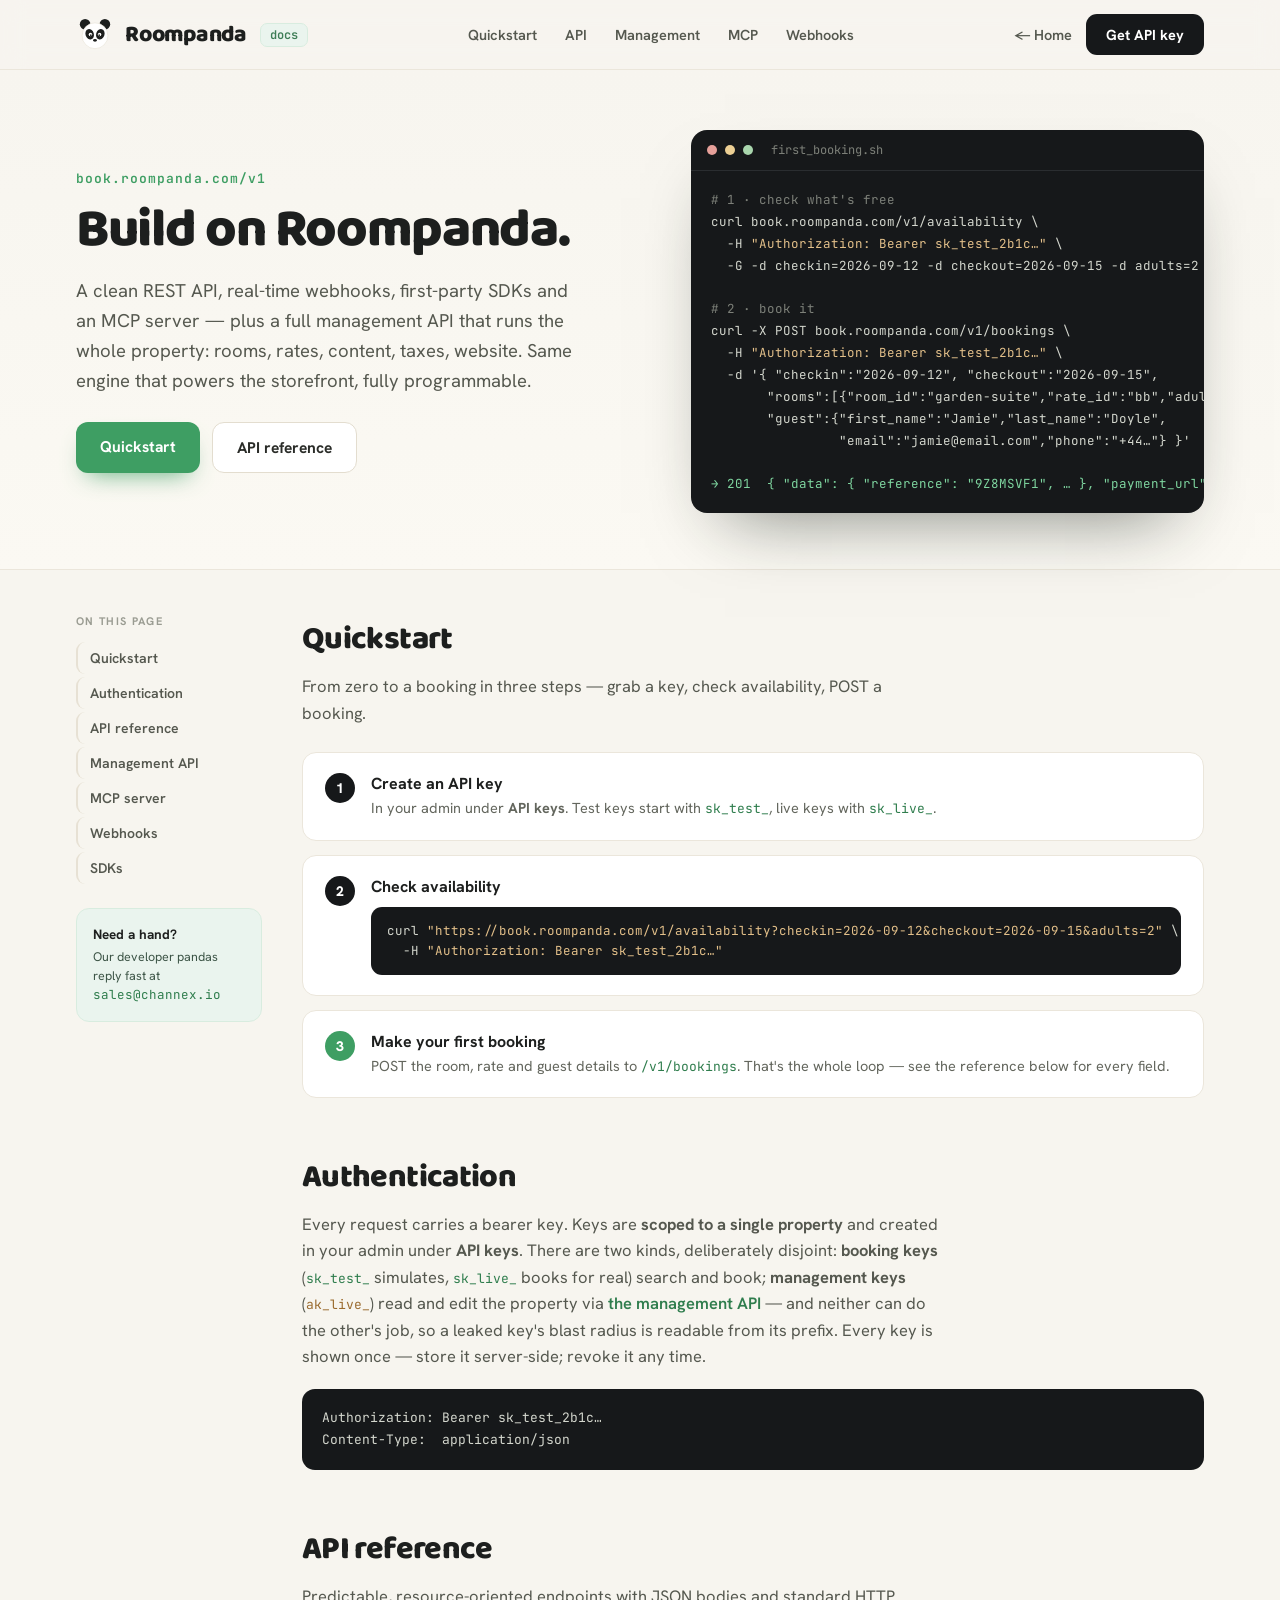
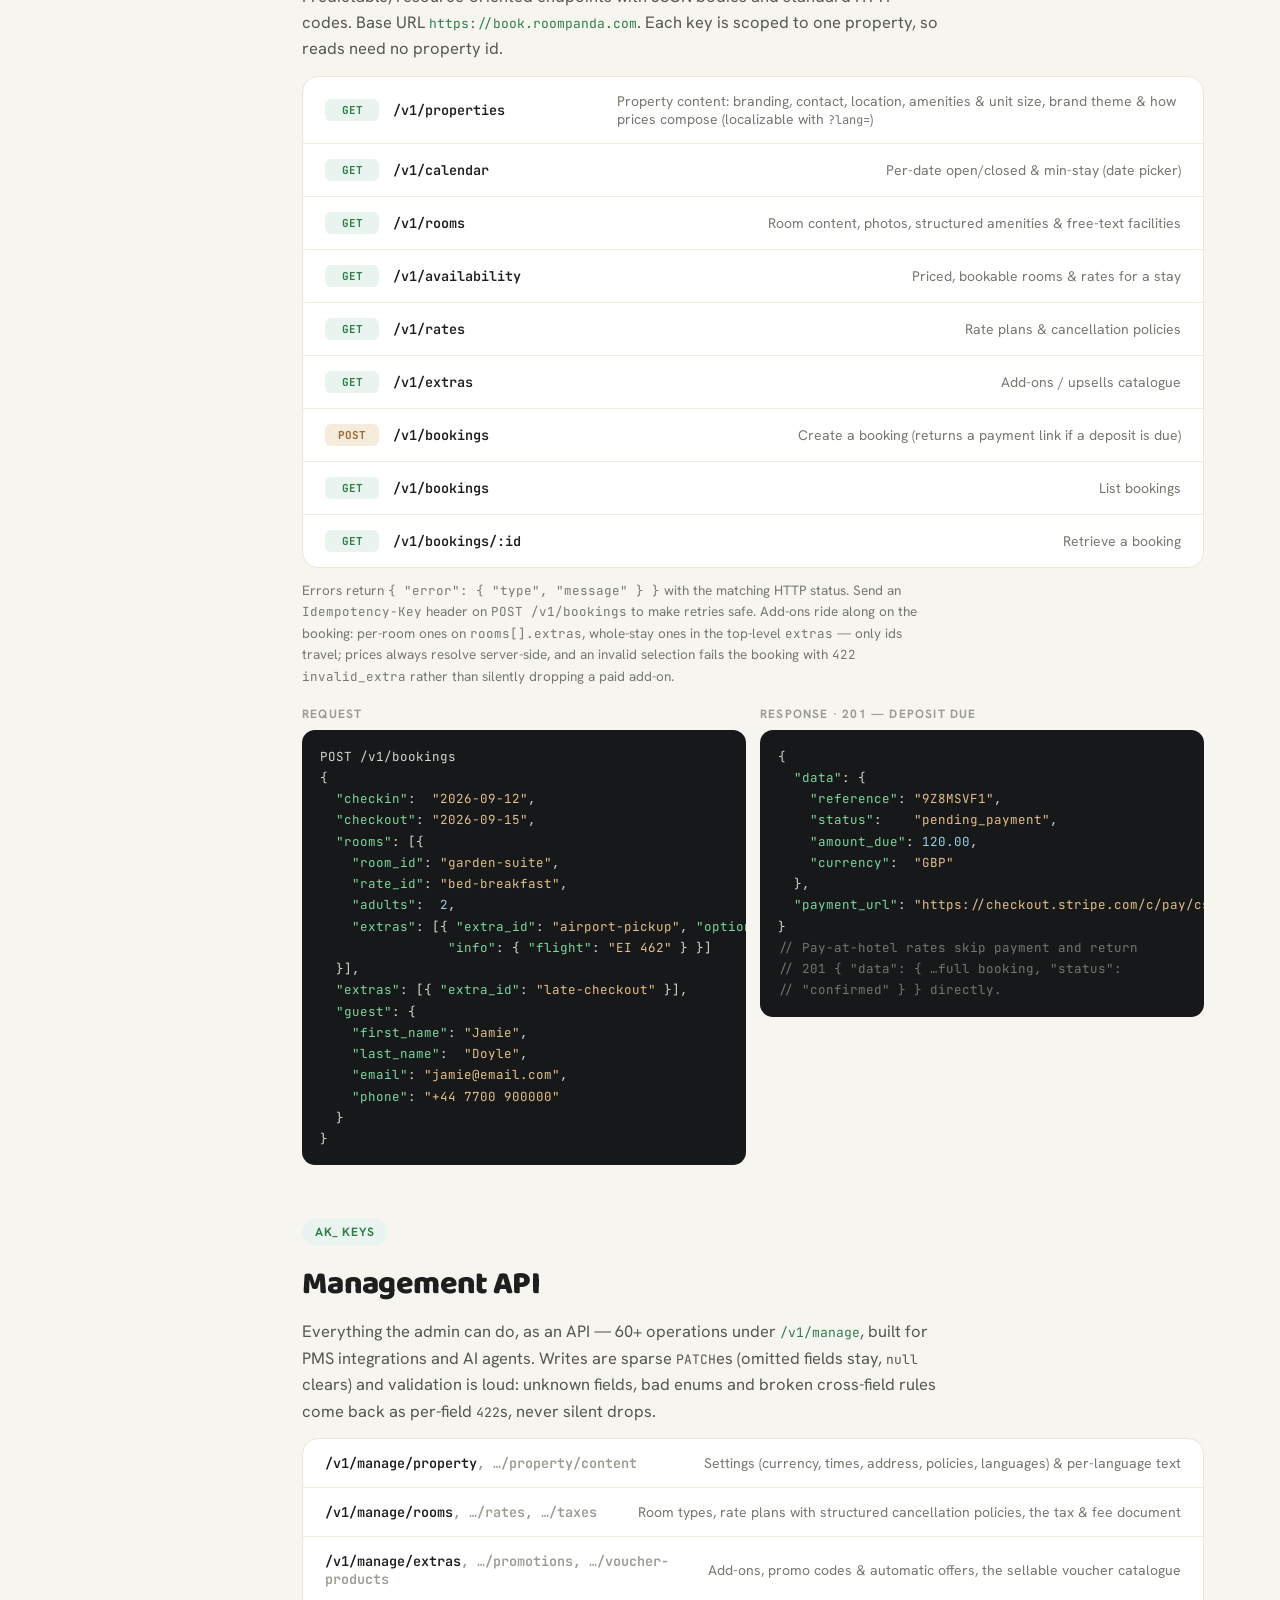
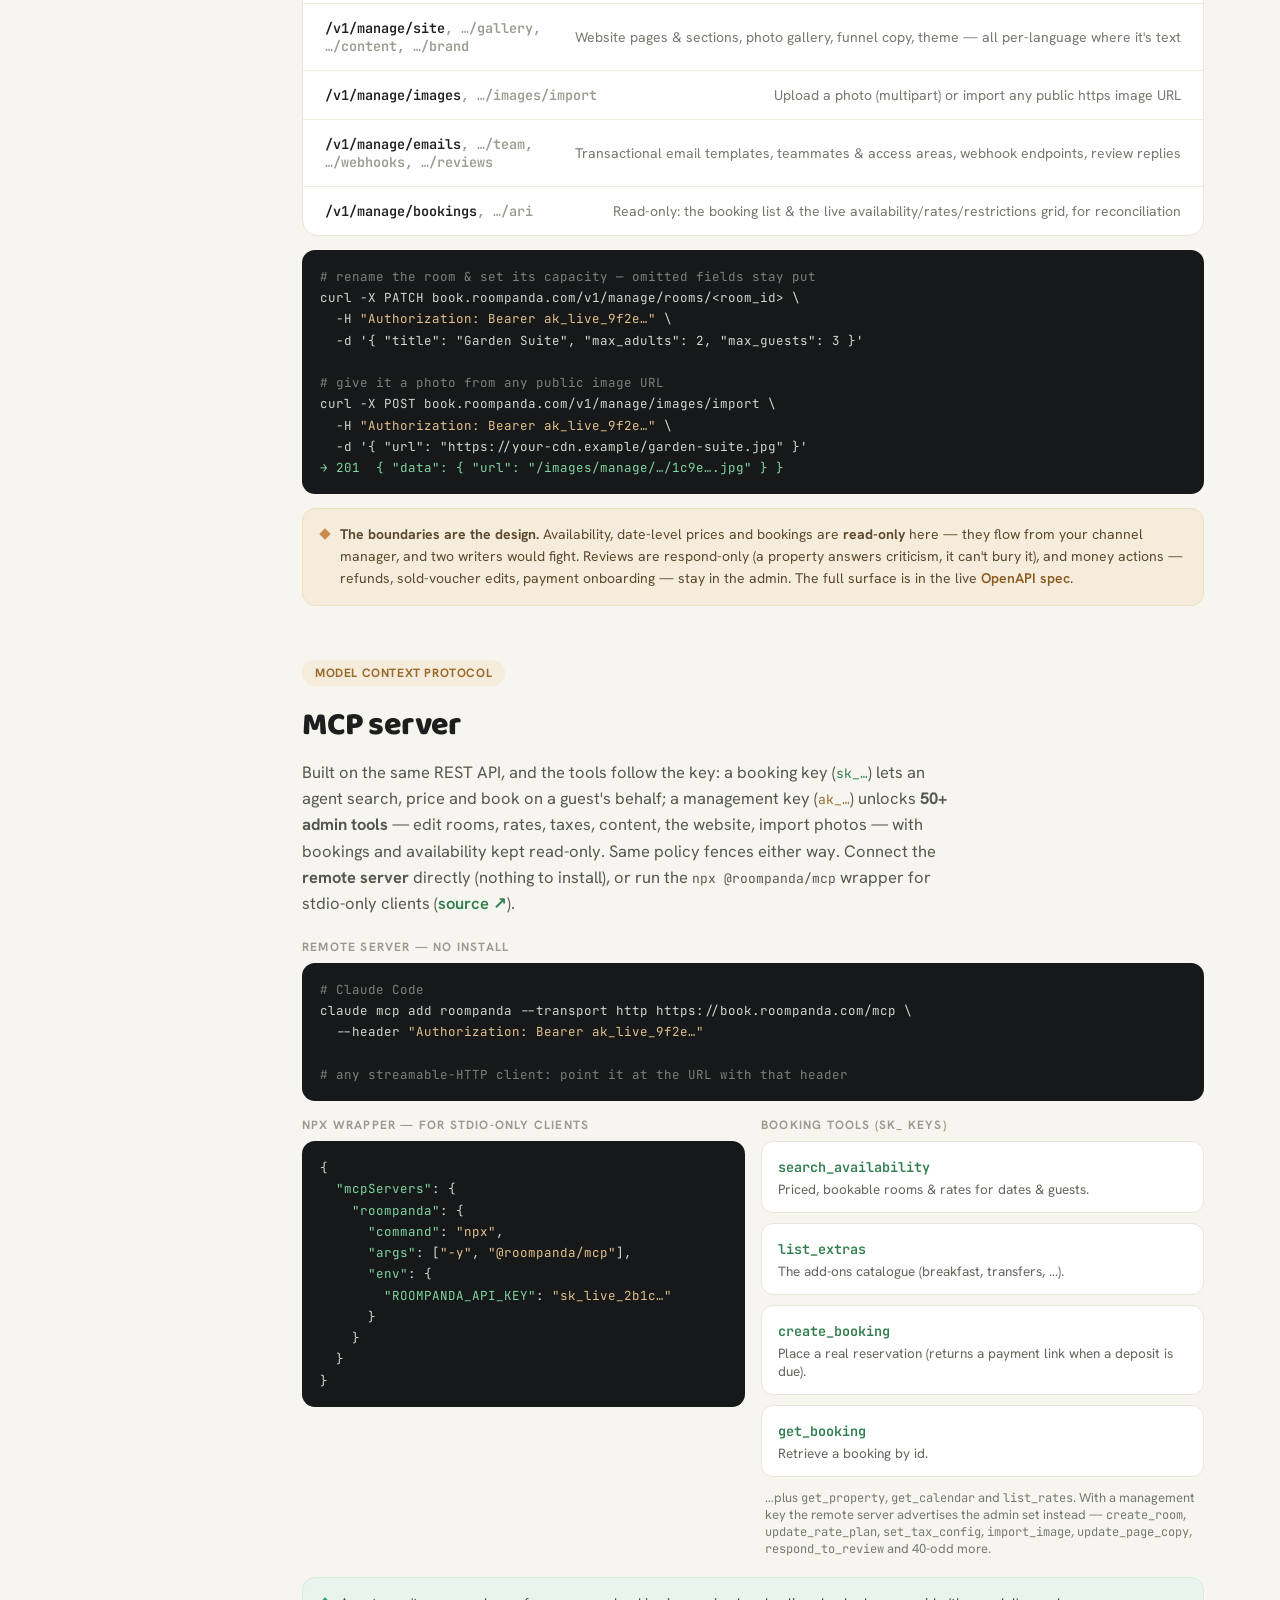
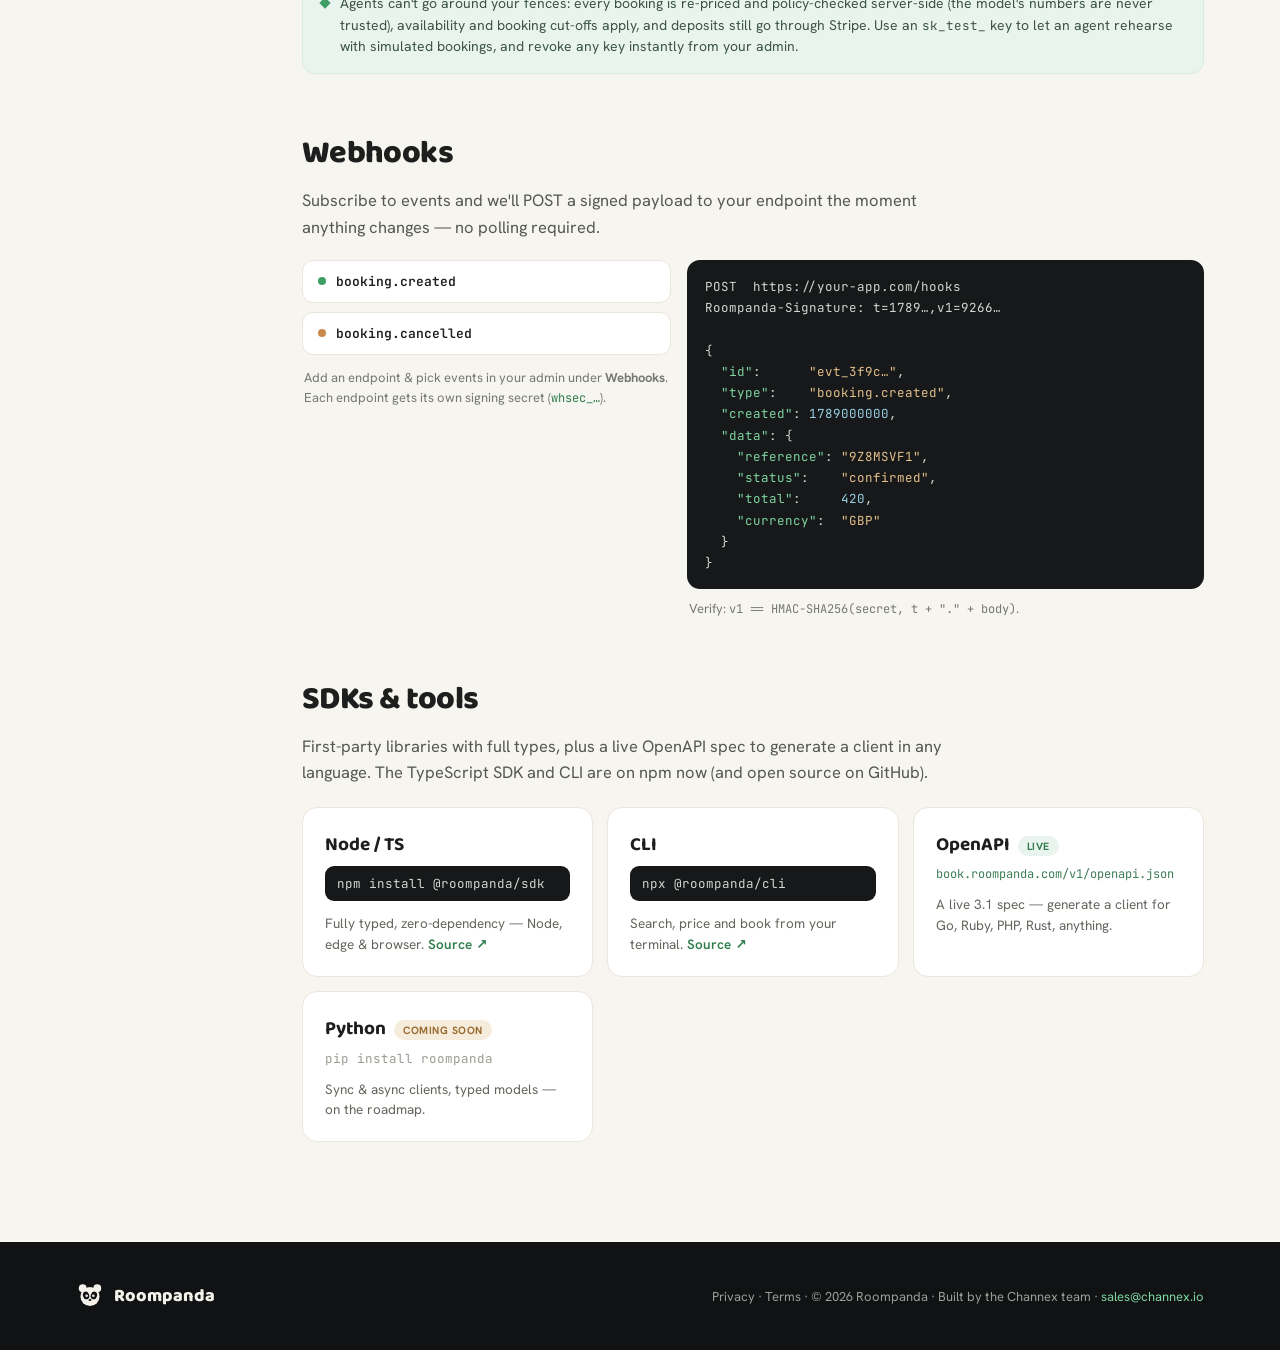
<file: developers.html>
<!DOCTYPE html>
<html lang="en">
<head>
<meta charset="utf-8">
<meta name="viewport" content="width=device-width, initial-scale=1">
<title>Build on Roompanda — Developer docs</title>
<meta name="description" content="Roompanda developer documentation: a clean REST API, a full management API, real-time webhooks, first-party SDKs and an MCP server. Everything you need to wire bookings — and run the whole property — programmatically.">
<link rel="icon" href="assets/favicon.svg" type="image/svg+xml">
<link rel="preconnect" href="https://fonts.googleapis.com">
<link rel="preconnect" href="https://fonts.gstatic.com" crossorigin>
<link href="https://fonts.googleapis.com/css2?family=Baloo+2:wght@500;600;700;800&family=Hanken+Grotesk:wght@400;500;600;700&family=JetBrains+Mono:wght@400;500;600&display=swap" rel="stylesheet">
<link rel="stylesheet" href="assets/styles.css">
</head>
<body>
<div style="background:#f7f5ef;">

  <!-- NAV -->
  <header style="position:sticky;top:0;z-index:50;background:rgba(247,245,239,0.82);backdrop-filter:blur(12px);-webkit-backdrop-filter:blur(12px);border-bottom:1px solid #ebe6db;">
    <div style="max-width:1180px;margin:0 auto;padding:14px 26px;display:flex;align-items:center;justify-content:space-between;gap:18px;">
      <a href="index.html" style="display:flex;align-items:center;gap:11px;">
        <svg viewBox="0 0 100 100" width="38" height="38" style="display:block;" aria-hidden="true">
          <circle cx="24" cy="22" r="14" fill="#1d1f1e"></circle><circle cx="76" cy="22" r="14" fill="#1d1f1e"></circle>
          <circle cx="50" cy="52" r="34" fill="#ffffff" stroke="#e4dfd2" stroke-width="1.5"></circle>
          <ellipse cx="36" cy="48" rx="11" ry="14" fill="#1d1f1e" transform="rotate(-18 36 48)"></ellipse>
          <ellipse cx="64" cy="48" rx="11" ry="14" fill="#1d1f1e" transform="rotate(18 64 48)"></ellipse>
          <circle cx="38" cy="49" r="4.6" fill="#ffffff"></circle><circle cx="62" cy="49" r="4.6" fill="#ffffff"></circle>
          <circle cx="39" cy="50.5" r="2.2" fill="#1d1f1e"></circle><circle cx="61" cy="50.5" r="2.2" fill="#1d1f1e"></circle>
          <ellipse cx="50" cy="64" rx="5" ry="3.6" fill="#1d1f1e"></ellipse>
        </svg>
        <span style="font-family:'Baloo 2',cursive;font-weight:800;font-size:23px;letter-spacing:-0.01em;line-height:1;">Roompanda</span>
        <span style="font-family:'JetBrains Mono',monospace;font-size:12px;font-weight:600;color:#3e7d56;background:#eaf4ee;border:1px solid #d8ecdf;border-radius:7px;padding:3px 9px;margin-left:2px;">docs</span>
      </a>
      <nav style="display:flex;align-items:center;gap:28px;font-size:14.5px;font-weight:600;color:#55584f;">
        <a class="navlink" href="#quickstart" data-wide="1">Quickstart</a>
        <a class="navlink" href="#api" data-wide="1">API</a>
        <a class="navlink" href="#manage" data-wide="1">Management</a>
        <a class="navlink" href="#mcp" data-wide="1">MCP</a>
        <a class="navlink" href="#webhooks" data-wide="1">Webhooks</a>
      </nav>
      <div style="display:flex;align-items:center;gap:14px;">
        <a class="navlink" href="index.html" style="font-size:14.5px;font-weight:600;color:#55584f;" data-wide="1">← Home</a>
        <a class="btn-dark" href="https://book.roompanda.com/admin/login" style="background:#16181a;color:#fff;font-size:14.5px;font-weight:700;border-radius:11px;padding:11px 20px;">Get API key</a>
        <button class="menu-btn" id="menuBtn" aria-label="Menu" aria-expanded="false" style="align-items:center;justify-content:center;width:40px;height:40px;border:1px solid #e3ddcf;background:#fff;border-radius:11px;cursor:pointer;">
          <svg width="20" height="20" viewBox="0 0 24 24" fill="none" stroke="#1d1f1e" stroke-width="2.2" stroke-linecap="round"><line x1="3" y1="7" x2="21" y2="7"/><line x1="3" y1="12" x2="21" y2="12"/><line x1="3" y1="17" x2="21" y2="17"/></svg>
        </button>
      </div>
    </div>
    <div class="mobile-menu" id="mobileMenu" style="flex-direction:column;gap:4px;padding:8px 26px 16px;border-top:1px solid #ebe6db;font-size:15px;font-weight:600;color:#55584f;">
      <a href="#quickstart" style="padding:10px 0;">Quickstart</a>
      <a href="#auth" style="padding:10px 0;">Authentication</a>
      <a href="#api" style="padding:10px 0;">API reference</a>
      <a href="#manage" style="padding:10px 0;">Management API</a>
      <a href="#mcp" style="padding:10px 0;">MCP server</a>
      <a href="#webhooks" style="padding:10px 0;">Webhooks</a>
      <a href="#sdks" style="padding:10px 0;">SDKs</a>
      <a href="index.html" style="padding:10px 0;">← Home</a>
    </div>
  </header>

  <!-- HERO -->
  <section style="border-bottom:1px solid #ebe6db;background:linear-gradient(180deg,#f7f5ef,#fbf9f3);">
    <div style="max-width:1180px;margin:0 auto;padding:60px 26px 56px;display:flex;gap:50px;align-items:center;flex-wrap:wrap;">
      <div style="flex:1.1;min-width:320px;">
        <div style="font-family:'JetBrains Mono',monospace;font-size:13px;letter-spacing:0.08em;color:#3e9e63;font-weight:600;margin-bottom:16px;">book.roompanda.com/v1</div>
        <h1 class="hero-h1" style="font-family:'Baloo 2',cursive;font-weight:800;font-size:54px;line-height:1.03;letter-spacing:-0.025em;margin:0 0 18px;">Build on Roompanda.</h1>
        <p style="font-size:18.5px;line-height:1.62;color:#55584f;margin:0 0 26px;max-width:500px;">A clean REST API, real-time webhooks, first-party SDKs and an MCP server — plus a full management API that runs the whole property: rooms, rates, content, taxes, website. Same engine that powers the storefront, fully programmable.</p>
        <div style="display:flex;gap:12px;flex-wrap:wrap;">
          <a class="btn-green" href="#quickstart" style="background:#3e9e63;color:#fff;font-size:15.5px;font-weight:700;border-radius:12px;padding:14px 24px;box-shadow:0 12px 24px -12px rgba(62,158,99,0.85);">Quickstart</a>
          <a class="btn-outline" href="#api" style="background:#fff;border:1px solid #e3ddcf;color:#2a2c28;font-size:15.5px;font-weight:700;border-radius:12px;padding:14px 24px;">API reference</a>
        </div>
      </div>
      <div style="flex:1;min-width:300px;">
        <div style="background:#16181a;border-radius:16px;overflow:hidden;box-shadow:0 34px 70px -34px rgba(20,30,22,0.55);">
          <div style="display:flex;align-items:center;gap:8px;padding:12px 16px;border-bottom:1px solid #2a2d30;">
            <span style="width:10px;height:10px;border-radius:50%;background:#e6a09a;"></span>
            <span style="width:10px;height:10px;border-radius:50%;background:#eccf94;"></span>
            <span style="width:10px;height:10px;border-radius:50%;background:#a9d6ad;"></span>
            <span style="margin-left:10px;font-family:'JetBrains Mono',monospace;font-size:12px;color:#7d8079;">first_booking.sh</span>
          </div>
          <pre style="padding:18px 20px;font-family:'JetBrains Mono',monospace;font-size:12.5px;line-height:1.75;color:#d4d7ce;overflow:auto;"><span style="color:#7d8079;"># 1 · check what's free</span>
curl book.roompanda.com/v1/availability \
  -H <span style="color:#e3c08a;">"Authorization: Bearer sk_test_2b1c…"</span> \
  -G -d checkin=2026-09-12 -d checkout=2026-09-15 -d adults=2

<span style="color:#7d8079;"># 2 · book it</span>
curl -X POST book.roompanda.com/v1/bookings \
  -H <span style="color:#e3c08a;">"Authorization: Bearer sk_test_2b1c…"</span> \
  -d '{ "checkin":"2026-09-12", "checkout":"2026-09-15",
       "rooms":[{"room_id":"garden-suite","rate_id":"bb","adults":2}],
       "guest":{"first_name":"Jamie","last_name":"Doyle",
                "email":"jamie@email.com","phone":"+44…"} }'

<span style="color:#7fd6a0;">→ 201  { "data": { "reference": "9Z8MSVF1", … }, "payment_url": "…" }</span></pre>
        </div>
      </div>
    </div>
  </section>

  <!-- DOCS BODY -->
  <div style="max-width:1180px;margin:0 auto;display:flex;gap:0;align-items:flex-start;">
    <!-- TOC -->
    <aside data-toc="1" style="position:sticky;top:72px;flex:none;width:212px;padding:44px 0 60px 26px;align-self:flex-start;">
      <div style="font-size:11px;letter-spacing:0.12em;text-transform:uppercase;color:#9a9c92;font-weight:700;margin-bottom:14px;">On this page</div>
      <div style="display:flex;flex-direction:column;gap:3px;font-size:14px;font-weight:600;">
        <a class="toc-link" href="#quickstart" style="padding:7px 12px;border-radius:9px;color:#55584f;border-left:2px solid #e7e1d4;">Quickstart</a>
        <a class="toc-link" href="#auth" style="padding:7px 12px;border-radius:9px;color:#55584f;border-left:2px solid #e7e1d4;">Authentication</a>
        <a class="toc-link" href="#api" style="padding:7px 12px;border-radius:9px;color:#55584f;border-left:2px solid #e7e1d4;">API reference</a>
        <a class="toc-link" href="#manage" style="padding:7px 12px;border-radius:9px;color:#55584f;border-left:2px solid #e7e1d4;">Management API</a>
        <a class="toc-link" href="#mcp" style="padding:7px 12px;border-radius:9px;color:#55584f;border-left:2px solid #e7e1d4;">MCP server</a>
        <a class="toc-link" href="#webhooks" style="padding:7px 12px;border-radius:9px;color:#55584f;border-left:2px solid #e7e1d4;">Webhooks</a>
        <a class="toc-link" href="#sdks" style="padding:7px 12px;border-radius:9px;color:#55584f;border-left:2px solid #e7e1d4;">SDKs</a>
      </div>
      <div style="margin-top:24px;background:#eaf4ee;border:1px solid #d8ecdf;border-radius:13px;padding:16px;">
        <div style="font-weight:700;font-size:13.5px;margin-bottom:5px;">Need a hand?</div>
        <div style="font-size:12.5px;color:#3c5446;line-height:1.5;">Our developer pandas reply fast at <span style="font-family:'JetBrains Mono',monospace;color:#2f7d4d;">sales@channex.io</span></div>
      </div>
    </aside>

    <!-- MAIN -->
    <main data-docmain="1" style="flex:1;min-width:0;padding:44px 26px 80px 40px;">

      <!-- QUICKSTART -->
      <section id="quickstart" style="margin-bottom:54px;scroll-margin-top:80px;">
        <h2 style="font-family:'Baloo 2',cursive;font-weight:800;font-size:32px;letter-spacing:-0.02em;margin:0 0 8px;">Quickstart</h2>
        <p style="font-size:16.5px;line-height:1.6;color:#55584f;margin:0 0 26px;max-width:640px;">From zero to a booking in three steps — grab a key, check availability, POST a booking.</p>
        <div style="display:flex;flex-direction:column;gap:14px;">
          <div style="display:flex;gap:16px;align-items:flex-start;background:#fff;border:1px solid #ebe6db;border-radius:14px;padding:20px 22px;">
            <span style="width:30px;height:30px;border-radius:50%;background:#16181a;color:#fff;font-weight:800;font-size:14px;display:flex;align-items:center;justify-content:center;flex:none;">1</span>
            <div><div style="font-weight:700;font-size:16px;margin-bottom:3px;">Create an API key</div><div style="font-size:14.5px;color:#63665d;line-height:1.55;">In your admin under <strong>API keys</strong>. Test keys start with <span style="font-family:'JetBrains Mono',monospace;font-size:13px;color:#2f7d4d;">sk_test_</span>, live keys with <span style="font-family:'JetBrains Mono',monospace;font-size:13px;color:#2f7d4d;">sk_live_</span>.</div></div>
          </div>
          <div style="display:flex;gap:16px;align-items:flex-start;background:#fff;border:1px solid #ebe6db;border-radius:14px;padding:20px 22px;">
            <span style="width:30px;height:30px;border-radius:50%;background:#16181a;color:#fff;font-weight:800;font-size:14px;display:flex;align-items:center;justify-content:center;flex:none;">2</span>
            <div style="flex:1;min-width:0;">
              <div style="font-weight:700;font-size:16px;margin-bottom:10px;">Check availability</div>
              <pre style="background:#16181a;border-radius:11px;padding:14px 16px;font-family:'JetBrains Mono',monospace;font-size:12.5px;line-height:1.6;color:#d4d7ce;overflow:auto;">curl <span style="color:#e3c08a;">"https://book.roompanda.com/v1/availability?checkin=2026-09-12&amp;checkout=2026-09-15&amp;adults=2"</span> \
  -H <span style="color:#e3c08a;">"Authorization: Bearer sk_test_2b1c…"</span></pre>
            </div>
          </div>
          <div style="display:flex;gap:16px;align-items:flex-start;background:#fff;border:1px solid #ebe6db;border-radius:14px;padding:20px 22px;">
            <span style="width:30px;height:30px;border-radius:50%;background:#3e9e63;color:#fff;font-weight:800;font-size:14px;display:flex;align-items:center;justify-content:center;flex:none;">3</span>
            <div><div style="font-weight:700;font-size:16px;margin-bottom:3px;">Make your first booking</div><div style="font-size:14.5px;color:#63665d;line-height:1.55;">POST the room, rate and guest details to <span style="font-family:'JetBrains Mono',monospace;font-size:13px;color:#2f7d4d;">/v1/bookings</span>. That's the whole loop — see the reference below for every field.</div></div>
          </div>
        </div>
      </section>

      <!-- AUTH -->
      <section id="auth" style="margin-bottom:54px;scroll-margin-top:80px;">
        <h2 style="font-family:'Baloo 2',cursive;font-weight:800;font-size:32px;letter-spacing:-0.02em;margin:0 0 8px;">Authentication</h2>
        <p style="font-size:16.5px;line-height:1.6;color:#55584f;margin:0 0 20px;max-width:640px;">Every request carries a bearer key. Keys are <strong>scoped to a single property</strong> and created in your admin under <strong>API keys</strong>. There are two kinds, deliberately disjoint: <strong>booking keys</strong> (<span style="font-family:'JetBrains Mono',monospace;font-size:13px;color:#2f7d4d;">sk_test_</span> simulates, <span style="font-family:'JetBrains Mono',monospace;font-size:13px;color:#2f7d4d;">sk_live_</span> books for real) search and book; <strong>management keys</strong> (<span style="font-family:'JetBrains Mono',monospace;font-size:13px;color:#9a6b2f;">ak_live_</span>) read and edit the property via <a href="#manage" style="color:#2f7d4d;font-weight:600;">the management API</a> — and neither can do the other's job, so a leaked key's blast radius is readable from its prefix. Every key is shown once — store it server-side; revoke it any time.</p>
        <pre style="background:#16181a;border-radius:13px;padding:18px 20px;font-family:'JetBrains Mono',monospace;font-size:13px;line-height:1.7;color:#d4d7ce;overflow:auto;">Authorization: Bearer sk_test_2b1c…
Content-Type:  application/json</pre>
      </section>

      <!-- API REFERENCE -->
      <section id="api" style="margin-bottom:54px;scroll-margin-top:80px;">
        <h2 style="font-family:'Baloo 2',cursive;font-weight:800;font-size:32px;letter-spacing:-0.02em;margin:0 0 8px;">API reference</h2>
        <p style="font-size:16.5px;line-height:1.6;color:#55584f;margin:0 0 14px;max-width:640px;">Predictable, resource-oriented endpoints with JSON bodies and standard HTTP codes. Base URL <span style="font-family:'JetBrains Mono',monospace;font-size:13px;color:#2f7d4d;">https://book.roompanda.com</span>. Each key is scoped to one property, so reads need no property id.</p>
        <div style="background:#fff;border:1px solid #ebe6db;border-radius:16px;overflow:hidden;">
          <div style="display:flex;gap:14px;align-items:center;padding:15px 22px;border-bottom:1px solid #f0ece2;">
            <span style="font-family:'JetBrains Mono',monospace;font-size:11px;font-weight:700;color:#2f7d4d;background:#eaf4ee;border-radius:6px;padding:4px 9px;width:54px;text-align:center;flex:none;">GET</span>
            <span style="font-family:'JetBrains Mono',monospace;font-size:13.5px;font-weight:600;flex:1;min-width:210px;">/v1/properties</span>
            <span style="font-size:14px;color:#76796f;">Property content: branding, contact, location, amenities &amp; unit size, brand theme &amp; how prices compose (localizable with <span style="font-family:'JetBrains Mono',monospace;font-size:12px;">?lang=</span>)</span>
          </div>
          <div style="display:flex;gap:14px;align-items:center;padding:15px 22px;border-bottom:1px solid #f0ece2;">
            <span style="font-family:'JetBrains Mono',monospace;font-size:11px;font-weight:700;color:#2f7d4d;background:#eaf4ee;border-radius:6px;padding:4px 9px;width:54px;text-align:center;flex:none;">GET</span>
            <span style="font-family:'JetBrains Mono',monospace;font-size:13.5px;font-weight:600;flex:1;min-width:210px;">/v1/calendar</span>
            <span style="font-size:14px;color:#76796f;">Per-date open/closed &amp; min-stay (date picker)</span>
          </div>
          <div style="display:flex;gap:14px;align-items:center;padding:15px 22px;border-bottom:1px solid #f0ece2;">
            <span style="font-family:'JetBrains Mono',monospace;font-size:11px;font-weight:700;color:#2f7d4d;background:#eaf4ee;border-radius:6px;padding:4px 9px;width:54px;text-align:center;flex:none;">GET</span>
            <span style="font-family:'JetBrains Mono',monospace;font-size:13.5px;font-weight:600;flex:1;min-width:210px;">/v1/rooms</span>
            <span style="font-size:14px;color:#76796f;">Room content, photos, structured amenities &amp; free-text facilities</span>
          </div>
          <div style="display:flex;gap:14px;align-items:center;padding:15px 22px;border-bottom:1px solid #f0ece2;">
            <span style="font-family:'JetBrains Mono',monospace;font-size:11px;font-weight:700;color:#2f7d4d;background:#eaf4ee;border-radius:6px;padding:4px 9px;width:54px;text-align:center;flex:none;">GET</span>
            <span style="font-family:'JetBrains Mono',monospace;font-size:13.5px;font-weight:600;flex:1;min-width:210px;">/v1/availability</span>
            <span style="font-size:14px;color:#76796f;">Priced, bookable rooms &amp; rates for a stay</span>
          </div>
          <div style="display:flex;gap:14px;align-items:center;padding:15px 22px;border-bottom:1px solid #f0ece2;">
            <span style="font-family:'JetBrains Mono',monospace;font-size:11px;font-weight:700;color:#2f7d4d;background:#eaf4ee;border-radius:6px;padding:4px 9px;width:54px;text-align:center;flex:none;">GET</span>
            <span style="font-family:'JetBrains Mono',monospace;font-size:13.5px;font-weight:600;flex:1;min-width:210px;">/v1/rates</span>
            <span style="font-size:14px;color:#76796f;">Rate plans &amp; cancellation policies</span>
          </div>
          <div style="display:flex;gap:14px;align-items:center;padding:15px 22px;border-bottom:1px solid #f0ece2;">
            <span style="font-family:'JetBrains Mono',monospace;font-size:11px;font-weight:700;color:#2f7d4d;background:#eaf4ee;border-radius:6px;padding:4px 9px;width:54px;text-align:center;flex:none;">GET</span>
            <span style="font-family:'JetBrains Mono',monospace;font-size:13.5px;font-weight:600;flex:1;min-width:210px;">/v1/extras</span>
            <span style="font-size:14px;color:#76796f;">Add-ons / upsells catalogue</span>
          </div>
          <div style="display:flex;gap:14px;align-items:center;padding:15px 22px;border-bottom:1px solid #f0ece2;">
            <span style="font-family:'JetBrains Mono',monospace;font-size:11px;font-weight:700;color:#9a6b2f;background:#f6ecdb;border-radius:6px;padding:4px 9px;width:54px;text-align:center;flex:none;">POST</span>
            <span style="font-family:'JetBrains Mono',monospace;font-size:13.5px;font-weight:600;flex:1;min-width:210px;">/v1/bookings</span>
            <span style="font-size:14px;color:#76796f;">Create a booking (returns a payment link if a deposit is due)</span>
          </div>
          <div style="display:flex;gap:14px;align-items:center;padding:15px 22px;border-bottom:1px solid #f0ece2;">
            <span style="font-family:'JetBrains Mono',monospace;font-size:11px;font-weight:700;color:#2f7d4d;background:#eaf4ee;border-radius:6px;padding:4px 9px;width:54px;text-align:center;flex:none;">GET</span>
            <span style="font-family:'JetBrains Mono',monospace;font-size:13.5px;font-weight:600;flex:1;min-width:210px;">/v1/bookings</span>
            <span style="font-size:14px;color:#76796f;">List bookings</span>
          </div>
          <div style="display:flex;gap:14px;align-items:center;padding:15px 22px;">
            <span style="font-family:'JetBrains Mono',monospace;font-size:11px;font-weight:700;color:#2f7d4d;background:#eaf4ee;border-radius:6px;padding:4px 9px;width:54px;text-align:center;flex:none;">GET</span>
            <span style="font-family:'JetBrains Mono',monospace;font-size:13.5px;font-weight:600;flex:1;min-width:210px;">/v1/bookings/:id</span>
            <span style="font-size:14px;color:#76796f;">Retrieve a booking</span>
          </div>
        </div>
        <p style="font-size:13.5px;line-height:1.6;color:#76796f;margin:12px 0 0;max-width:640px;">Errors return <span style="font-family:'JetBrains Mono',monospace;font-size:12.5px;">{ "error": { "type", "message" } }</span> with the matching HTTP status. Send an <span style="font-family:'JetBrains Mono',monospace;font-size:12.5px;">Idempotency-Key</span> header on <span style="font-family:'JetBrains Mono',monospace;font-size:12.5px;">POST /v1/bookings</span> to make retries safe. Add-ons ride along on the booking: per-room ones on <span style="font-family:'JetBrains Mono',monospace;font-size:12.5px;">rooms[].extras</span>, whole-stay ones in the top-level <span style="font-family:'JetBrains Mono',monospace;font-size:12.5px;">extras</span> — only ids travel; prices always resolve server-side, and an invalid selection fails the booking with <span style="font-family:'JetBrains Mono',monospace;font-size:12.5px;">422 invalid_extra</span> rather than silently dropping a paid add-on.</p>

        <div style="display:flex;gap:14px;flex-wrap:wrap;margin-top:18px;">
          <div style="flex:1;min-width:300px;">
            <div style="font-size:12px;letter-spacing:0.1em;text-transform:uppercase;color:#9a9c92;font-weight:700;margin-bottom:8px;">Request</div>
            <pre style="background:#16181a;border-radius:13px;padding:16px 18px;font-family:'JetBrains Mono',monospace;font-size:12.5px;line-height:1.7;color:#d4d7ce;overflow:auto;">POST /v1/bookings
{
  <span style="color:#7fd6a0;">"checkin"</span>:  <span style="color:#e3c08a;">"2026-09-12"</span>,
  <span style="color:#7fd6a0;">"checkout"</span>: <span style="color:#e3c08a;">"2026-09-15"</span>,
  <span style="color:#7fd6a0;">"rooms"</span>: [{
    <span style="color:#7fd6a0;">"room_id"</span>: <span style="color:#e3c08a;">"garden-suite"</span>,
    <span style="color:#7fd6a0;">"rate_id"</span>: <span style="color:#e3c08a;">"bed-breakfast"</span>,
    <span style="color:#7fd6a0;">"adults"</span>:  <span style="color:#9bd1e6;">2</span>,
    <span style="color:#7fd6a0;">"extras"</span>: [{ <span style="color:#7fd6a0;">"extra_id"</span>: <span style="color:#e3c08a;">"airport-pickup"</span>, <span style="color:#7fd6a0;">"option_id"</span>: <span style="color:#e3c08a;">"car"</span>,
                <span style="color:#7fd6a0;">"info"</span>: { <span style="color:#7fd6a0;">"flight"</span>: <span style="color:#e3c08a;">"EI 462"</span> } }]
  }],
  <span style="color:#7fd6a0;">"extras"</span>: [{ <span style="color:#7fd6a0;">"extra_id"</span>: <span style="color:#e3c08a;">"late-checkout"</span> }],
  <span style="color:#7fd6a0;">"guest"</span>: {
    <span style="color:#7fd6a0;">"first_name"</span>: <span style="color:#e3c08a;">"Jamie"</span>,
    <span style="color:#7fd6a0;">"last_name"</span>:  <span style="color:#e3c08a;">"Doyle"</span>,
    <span style="color:#7fd6a0;">"email"</span>: <span style="color:#e3c08a;">"jamie@email.com"</span>,
    <span style="color:#7fd6a0;">"phone"</span>: <span style="color:#e3c08a;">"+44 7700 900000"</span>
  }
}</pre>
          </div>
          <div style="flex:1;min-width:300px;">
            <div style="font-size:12px;letter-spacing:0.1em;text-transform:uppercase;color:#9a9c92;font-weight:700;margin-bottom:8px;">Response · 201 — deposit due</div>
            <pre style="background:#16181a;border-radius:13px;padding:16px 18px;font-family:'JetBrains Mono',monospace;font-size:12.5px;line-height:1.7;color:#d4d7ce;overflow:auto;">{
  <span style="color:#7fd6a0;">"data"</span>: {
    <span style="color:#7fd6a0;">"reference"</span>: <span style="color:#e3c08a;">"9Z8MSVF1"</span>,
    <span style="color:#7fd6a0;">"status"</span>:    <span style="color:#e3c08a;">"pending_payment"</span>,
    <span style="color:#7fd6a0;">"amount_due"</span>: <span style="color:#9bd1e6;">120.00</span>,
    <span style="color:#7fd6a0;">"currency"</span>:  <span style="color:#e3c08a;">"GBP"</span>
  },
  <span style="color:#7fd6a0;">"payment_url"</span>: <span style="color:#e3c08a;">"https://checkout.stripe.com/c/pay/cs_..."</span>
}
<span style="color:#74776e;">// Pay-at-hotel rates skip payment and return</span>
<span style="color:#74776e;">// 201 { "data": { …full booking, "status":</span>
<span style="color:#74776e;">// "confirmed" } } directly.</span></pre>
          </div>
        </div>
      </section>

      <!-- MANAGEMENT API -->
      <section id="manage" style="margin-bottom:54px;scroll-margin-top:80px;">
        <div style="display:inline-flex;align-items:center;gap:8px;background:#eaf4ee;color:#2f7d4d;border-radius:999px;padding:5px 13px;font-size:12px;font-weight:700;letter-spacing:0.05em;text-transform:uppercase;margin-bottom:14px;">ak_ keys</div>
        <h2 style="font-family:'Baloo 2',cursive;font-weight:800;font-size:32px;letter-spacing:-0.02em;margin:0 0 8px;">Management API</h2>
        <p style="font-size:16.5px;line-height:1.6;color:#55584f;margin:0 0 14px;max-width:660px;">Everything the admin can do, as an API — 60+ operations under <span style="font-family:'JetBrains Mono',monospace;font-size:13px;color:#2f7d4d;">/v1/manage</span>, built for PMS integrations and AI agents. Writes are sparse <span style="font-family:'JetBrains Mono',monospace;font-size:13px;">PATCH</span>es (omitted fields stay, <span style="font-family:'JetBrains Mono',monospace;font-size:13px;">null</span> clears) and validation is loud: unknown fields, bad enums and broken cross-field rules come back as per-field <span style="font-family:'JetBrains Mono',monospace;font-size:13px;">422</span>s, never silent drops.</p>
        <div style="background:#fff;border:1px solid #ebe6db;border-radius:16px;overflow:hidden;margin-bottom:14px;">
          <div style="display:flex;gap:14px;align-items:center;padding:15px 22px;border-bottom:1px solid #f0ece2;">
            <span style="font-family:'JetBrains Mono',monospace;font-size:13.5px;font-weight:600;flex:1;min-width:230px;">/v1/manage/property<span style="color:#9a9c92;">, …/property/content</span></span>
            <span style="font-size:14px;color:#76796f;">Settings (currency, times, address, policies, languages) &amp; per-language text</span>
          </div>
          <div style="display:flex;gap:14px;align-items:center;padding:15px 22px;border-bottom:1px solid #f0ece2;">
            <span style="font-family:'JetBrains Mono',monospace;font-size:13.5px;font-weight:600;flex:1;min-width:230px;">/v1/manage/rooms<span style="color:#9a9c92;">, …/rates, …/taxes</span></span>
            <span style="font-size:14px;color:#76796f;">Room types, rate plans with structured cancellation policies, the tax &amp; fee document</span>
          </div>
          <div style="display:flex;gap:14px;align-items:center;padding:15px 22px;border-bottom:1px solid #f0ece2;">
            <span style="font-family:'JetBrains Mono',monospace;font-size:13.5px;font-weight:600;flex:1;min-width:230px;">/v1/manage/extras<span style="color:#9a9c92;">, …/promotions, …/voucher-products</span></span>
            <span style="font-size:14px;color:#76796f;">Add-ons, promo codes &amp; automatic offers, the sellable voucher catalogue</span>
          </div>
          <div style="display:flex;gap:14px;align-items:center;padding:15px 22px;border-bottom:1px solid #f0ece2;">
            <span style="font-family:'JetBrains Mono',monospace;font-size:13.5px;font-weight:600;flex:1;min-width:230px;">/v1/manage/site<span style="color:#9a9c92;">, …/gallery, …/content, …/brand</span></span>
            <span style="font-size:14px;color:#76796f;">Website pages &amp; sections, photo gallery, funnel copy, theme — all per-language where it's text</span>
          </div>
          <div style="display:flex;gap:14px;align-items:center;padding:15px 22px;border-bottom:1px solid #f0ece2;">
            <span style="font-family:'JetBrains Mono',monospace;font-size:13.5px;font-weight:600;flex:1;min-width:230px;">/v1/manage/images<span style="color:#9a9c92;">, …/images/import</span></span>
            <span style="font-size:14px;color:#76796f;">Upload a photo (multipart) or import any public https image URL</span>
          </div>
          <div style="display:flex;gap:14px;align-items:center;padding:15px 22px;border-bottom:1px solid #f0ece2;">
            <span style="font-family:'JetBrains Mono',monospace;font-size:13.5px;font-weight:600;flex:1;min-width:230px;">/v1/manage/emails<span style="color:#9a9c92;">, …/team, …/webhooks, …/reviews</span></span>
            <span style="font-size:14px;color:#76796f;">Transactional email templates, teammates &amp; access areas, webhook endpoints, review replies</span>
          </div>
          <div style="display:flex;gap:14px;align-items:center;padding:15px 22px;">
            <span style="font-family:'JetBrains Mono',monospace;font-size:13.5px;font-weight:600;flex:1;min-width:230px;">/v1/manage/bookings<span style="color:#9a9c92;">, …/ari</span></span>
            <span style="font-size:14px;color:#76796f;">Read-only: the booking list &amp; the live availability/rates/restrictions grid, for reconciliation</span>
          </div>
        </div>
        <pre style="background:#16181a;border-radius:13px;padding:16px 18px;font-family:'JetBrains Mono',monospace;font-size:12.5px;line-height:1.7;color:#d4d7ce;overflow:auto;margin-bottom:14px;"><span style="color:#7d8079;"># rename the room &amp; set its capacity — omitted fields stay put</span>
curl -X PATCH book.roompanda.com/v1/manage/rooms/&lt;room_id&gt; \
  -H <span style="color:#e3c08a;">"Authorization: Bearer ak_live_9f2e…"</span> \
  -d '{ "title": "Garden Suite", "max_adults": 2, "max_guests": 3 }'

<span style="color:#7d8079;"># give it a photo from any public image URL</span>
curl -X POST book.roompanda.com/v1/manage/images/import \
  -H <span style="color:#e3c08a;">"Authorization: Bearer ak_live_9f2e…"</span> \
  -d '{ "url": "https://your-cdn.example/garden-suite.jpg" }'
<span style="color:#7fd6a0;">→ 201  { "data": { "url": "/images/manage/…/1c9e….jpg" } }</span></pre>
        <div style="background:#f6ecdb;border:1px solid #eedfc2;border-radius:13px;padding:15px 18px;font-size:14px;color:#5c4a2e;line-height:1.55;display:flex;gap:11px;"><span style="width:8px;height:8px;background:#c98a4b;transform:rotate(45deg);flex:none;margin-top:6px;"></span><div><strong>The boundaries are the design.</strong> Availability, date-level prices and bookings are <strong>read-only</strong> here — they flow from your channel manager, and two writers would fight. Reviews are respond-only (a property answers criticism, it can't bury it), and money actions — refunds, sold-voucher edits, payment onboarding — stay in the admin. The full surface is in the live <a href="https://book.roompanda.com/v1/openapi.json" style="color:#8a5a1f;font-weight:600;">OpenAPI spec</a>.</div></div>
      </section>

      <!-- MCP -->
      <section id="mcp" style="margin-bottom:54px;scroll-margin-top:80px;">
        <div style="display:inline-flex;align-items:center;gap:8px;background:#f6ecdb;color:#9a6b2f;border-radius:999px;padding:5px 13px;font-size:12px;font-weight:700;letter-spacing:0.05em;text-transform:uppercase;margin-bottom:14px;">Model Context Protocol</div>
        <h2 style="font-family:'Baloo 2',cursive;font-weight:800;font-size:32px;letter-spacing:-0.02em;margin:0 0 8px;">MCP server</h2>
        <p style="font-size:16.5px;line-height:1.6;color:#55584f;margin:0 0 22px;max-width:660px;">Built on the same REST API, and the tools follow the key: a booking key (<span style="font-family:'JetBrains Mono',monospace;font-size:13px;color:#2f7d4d;">sk_…</span>) lets an agent search, price and book on a guest's behalf; a management key (<span style="font-family:'JetBrains Mono',monospace;font-size:13px;color:#9a6b2f;">ak_…</span>) unlocks <strong>50+ admin tools</strong> — edit rooms, rates, taxes, content, the website, import photos — with bookings and availability kept read-only. Same policy fences either way. Connect the <strong>remote server</strong> directly (nothing to install), or run the <span style="font-family:'JetBrains Mono',monospace;font-size:13px;">npx @roompanda/mcp</span> wrapper for stdio-only clients (<a href="https://github.com/daviesevan-svg/roompanda-mcp" style="color:#2f7d4d;font-weight:600;">source ↗</a>).</p>

        <div style="margin-bottom:16px;">
          <div style="font-size:12px;letter-spacing:0.1em;text-transform:uppercase;color:#9a9c92;font-weight:700;margin-bottom:8px;">Remote server — no install</div>
          <pre style="background:#16181a;border-radius:13px;padding:16px 18px;font-family:'JetBrains Mono',monospace;font-size:12.5px;line-height:1.7;color:#d4d7ce;overflow:auto;"><span style="color:#7d8079;"># Claude Code</span>
claude mcp add roompanda --transport http https://book.roompanda.com/mcp \
  --header <span style="color:#e3c08a;">"Authorization: Bearer ak_live_9f2e…"</span>

<span style="color:#7d8079;"># any streamable-HTTP client: point it at the URL with that header</span></pre>
        </div>

        <div style="display:flex;gap:16px;flex-wrap:wrap;margin-bottom:18px;">
          <div style="flex:1;min-width:300px;">
            <div style="font-size:12px;letter-spacing:0.1em;text-transform:uppercase;color:#9a9c92;font-weight:700;margin-bottom:8px;">npx wrapper — for stdio-only clients</div>
            <pre style="background:#16181a;border-radius:13px;padding:16px 18px;font-family:'JetBrains Mono',monospace;font-size:12.5px;line-height:1.7;color:#d4d7ce;overflow:auto;">{
  <span style="color:#7fd6a0;">"mcpServers"</span>: {
    <span style="color:#7fd6a0;">"roompanda"</span>: {
      <span style="color:#7fd6a0;">"command"</span>: <span style="color:#e3c08a;">"npx"</span>,
      <span style="color:#7fd6a0;">"args"</span>: [<span style="color:#e3c08a;">"-y"</span>, <span style="color:#e3c08a;">"@roompanda/mcp"</span>],
      <span style="color:#7fd6a0;">"env"</span>: {
        <span style="color:#7fd6a0;">"ROOMPANDA_API_KEY"</span>: <span style="color:#e3c08a;">"sk_live_2b1c…"</span>
      }
    }
  }
}</pre>
          </div>
          <div style="flex:1;min-width:300px;">
            <div style="font-size:12px;letter-spacing:0.1em;text-transform:uppercase;color:#9a9c92;font-weight:700;margin-bottom:8px;">Booking tools (sk_ keys)</div>
            <div style="display:flex;flex-direction:column;gap:10px;">
              <div style="background:#fff;border:1px solid #ebe6db;border-radius:12px;padding:14px 16px;"><span style="font-family:'JetBrains Mono',monospace;font-size:13.5px;font-weight:600;color:#2f7d4d;">search_availability</span><div style="font-size:13.5px;color:#63665d;margin-top:3px;">Priced, bookable rooms &amp; rates for dates &amp; guests.</div></div>
              <div style="background:#fff;border:1px solid #ebe6db;border-radius:12px;padding:14px 16px;"><span style="font-family:'JetBrains Mono',monospace;font-size:13.5px;font-weight:600;color:#2f7d4d;">list_extras</span><div style="font-size:13.5px;color:#63665d;margin-top:3px;">The add-ons catalogue (breakfast, transfers, …).</div></div>
              <div style="background:#fff;border:1px solid #ebe6db;border-radius:12px;padding:14px 16px;"><span style="font-family:'JetBrains Mono',monospace;font-size:13.5px;font-weight:600;color:#2f7d4d;">create_booking</span><div style="font-size:13.5px;color:#63665d;margin-top:3px;">Place a real reservation (returns a payment link when a deposit is due).</div></div>
              <div style="background:#fff;border:1px solid #ebe6db;border-radius:12px;padding:14px 16px;"><span style="font-family:'JetBrains Mono',monospace;font-size:13.5px;font-weight:600;color:#2f7d4d;">get_booking</span><div style="font-size:13.5px;color:#63665d;margin-top:3px;">Retrieve a booking by id.</div></div>
              <div style="font-size:13px;color:#76796f;padding:2px 4px;">…plus <span style="font-family:'JetBrains Mono',monospace;font-size:12px;">get_property</span>, <span style="font-family:'JetBrains Mono',monospace;font-size:12px;">get_calendar</span> and <span style="font-family:'JetBrains Mono',monospace;font-size:12px;">list_rates</span>. With a management key the remote server advertises the admin set instead — <span style="font-family:'JetBrains Mono',monospace;font-size:12px;">create_room</span>, <span style="font-family:'JetBrains Mono',monospace;font-size:12px;">update_rate_plan</span>, <span style="font-family:'JetBrains Mono',monospace;font-size:12px;">set_tax_config</span>, <span style="font-family:'JetBrains Mono',monospace;font-size:12px;">import_image</span>, <span style="font-family:'JetBrains Mono',monospace;font-size:12px;">update_page_copy</span>, <span style="font-family:'JetBrains Mono',monospace;font-size:12px;">respond_to_review</span> and 40-odd more.</div>
            </div>
          </div>
        </div>
        <div style="background:#eaf4ee;border:1px solid #d8ecdf;border-radius:13px;padding:15px 18px;font-size:14px;color:#3c5446;line-height:1.55;display:flex;gap:11px;"><span style="width:8px;height:8px;background:#3e9e63;transform:rotate(45deg);flex:none;margin-top:6px;"></span><div>Agents can't go around your fences: every booking is re-priced and policy-checked server-side (the model's numbers are never trusted), availability and booking cut-offs apply, and deposits still go through Stripe. Use an <span style="font-family:'JetBrains Mono',monospace;font-size:12.5px;">sk_test_</span> key to let an agent rehearse with simulated bookings, and revoke any key instantly from your admin.</div></div>
      </section>

      <!-- WEBHOOKS -->
      <section id="webhooks" style="margin-bottom:54px;scroll-margin-top:80px;">
        <h2 style="font-family:'Baloo 2',cursive;font-weight:800;font-size:32px;letter-spacing:-0.02em;margin:0 0 8px;">Webhooks</h2>
        <p style="font-size:16.5px;line-height:1.6;color:#55584f;margin:0 0 20px;max-width:640px;">Subscribe to events and we'll POST a signed payload to your endpoint the moment anything changes — no polling required.</p>
        <div style="display:flex;gap:16px;flex-wrap:wrap;">
          <div style="flex:1;min-width:240px;display:flex;flex-direction:column;gap:9px;">
            <div style="display:flex;gap:10px;align-items:center;background:#fff;border:1px solid #ebe6db;border-radius:11px;padding:12px 15px;"><span style="width:8px;height:8px;border-radius:50%;background:#3e9e63;flex:none;"></span><span style="font-family:'JetBrains Mono',monospace;font-size:13px;font-weight:600;">booking.created</span></div>
            <div style="display:flex;gap:10px;align-items:center;background:#fff;border:1px solid #ebe6db;border-radius:11px;padding:12px 15px;"><span style="width:8px;height:8px;border-radius:50%;background:#c98a4b;flex:none;"></span><span style="font-family:'JetBrains Mono',monospace;font-size:13px;font-weight:600;">booking.cancelled</span></div>
            <p style="font-size:13px;color:#76796f;line-height:1.55;margin:4px 2px 0;">Add an endpoint &amp; pick events in your admin under <strong>Webhooks</strong>. Each endpoint gets its own signing secret (<span style="font-family:'JetBrains Mono',monospace;font-size:12px;color:#2f7d4d;">whsec_…</span>).</p>
          </div>
          <div style="flex:1.4;min-width:300px;">
            <pre style="background:#16181a;border-radius:13px;padding:16px 18px;font-family:'JetBrains Mono',monospace;font-size:12.5px;line-height:1.7;color:#d4d7ce;overflow:auto;">POST  https://your-app.com/hooks
Roompanda-Signature: t=1789…,v1=9266…

{
  <span style="color:#7fd6a0;">"id"</span>:      <span style="color:#e3c08a;">"evt_3f9c…"</span>,
  <span style="color:#7fd6a0;">"type"</span>:    <span style="color:#e3c08a;">"booking.created"</span>,
  <span style="color:#7fd6a0;">"created"</span>: <span style="color:#9bd1e6;">1789000000</span>,
  <span style="color:#7fd6a0;">"data"</span>: {
    <span style="color:#7fd6a0;">"reference"</span>: <span style="color:#e3c08a;">"9Z8MSVF1"</span>,
    <span style="color:#7fd6a0;">"status"</span>:    <span style="color:#e3c08a;">"confirmed"</span>,
    <span style="color:#7fd6a0;">"total"</span>:     <span style="color:#9bd1e6;">420</span>,
    <span style="color:#7fd6a0;">"currency"</span>:  <span style="color:#e3c08a;">"GBP"</span>
  }
}</pre>
            <p style="font-size:13px;color:#76796f;line-height:1.55;margin:10px 2px 0;">Verify: <span style="font-family:'JetBrains Mono',monospace;font-size:12px;">v1 == HMAC-SHA256(secret, t + "." + body)</span>.</p>
          </div>
        </div>
      </section>

      <!-- SDKS -->
      <section id="sdks" style="margin-bottom:20px;scroll-margin-top:80px;">
        <h2 style="font-family:'Baloo 2',cursive;font-weight:800;font-size:32px;letter-spacing:-0.02em;margin:0 0 8px;">SDKs &amp; tools</h2>
        <p style="font-size:16.5px;line-height:1.6;color:#55584f;margin:0 0 22px;max-width:640px;">First-party libraries with full types, plus a live OpenAPI spec to generate a client in any language. The TypeScript SDK and CLI are on npm now (and open source on GitHub).</p>
        <div style="display:grid;grid-template-columns:repeat(auto-fit,minmax(220px,1fr));gap:14px;">
          <div class="card" style="background:#fff;border:1px solid #ebe6db;border-radius:15px;padding:22px;">
            <div style="font-family:'Baloo 2',cursive;font-weight:700;font-size:19px;margin-bottom:6px;">Node / TS</div>
            <div style="font-family:'JetBrains Mono',monospace;font-size:12.5px;color:#d4d7ce;background:#16181a;border-radius:9px;padding:9px 12px;margin-bottom:12px;">npm install @roompanda/sdk</div>
            <p style="font-size:13.5px;color:#63665d;line-height:1.5;margin:0;">Fully typed, zero-dependency — Node, edge &amp; browser. <a href="https://github.com/daviesevan-svg/roompanda-sdk" style="color:#2f7d4d;font-weight:600;">Source ↗</a></p>
          </div>
          <div class="card" style="background:#fff;border:1px solid #ebe6db;border-radius:15px;padding:22px;">
            <div style="font-family:'Baloo 2',cursive;font-weight:700;font-size:19px;margin-bottom:6px;">CLI</div>
            <div style="font-family:'JetBrains Mono',monospace;font-size:12.5px;color:#d4d7ce;background:#16181a;border-radius:9px;padding:9px 12px;margin-bottom:12px;">npx @roompanda/cli</div>
            <p style="font-size:13.5px;color:#63665d;line-height:1.5;margin:0;">Search, price and book from your terminal. <a href="https://github.com/daviesevan-svg/roompanda-cli" style="color:#2f7d4d;font-weight:600;">Source ↗</a></p>
          </div>
          <div class="card" style="background:#fff;border:1px solid #ebe6db;border-radius:15px;padding:22px;">
            <div style="font-family:'Baloo 2',cursive;font-weight:700;font-size:19px;margin-bottom:6px;">OpenAPI <span style="font-family:'Hanken Grotesk',sans-serif;font-size:10.5px;font-weight:700;letter-spacing:0.05em;text-transform:uppercase;color:#2f7d4d;background:#eaf4ee;border-radius:999px;padding:3px 9px;vertical-align:middle;margin-left:4px;">Live</span></div>
            <a href="https://book.roompanda.com/v1/openapi.json" style="font-family:'JetBrains Mono',monospace;font-size:12px;color:#3e7d56;margin-bottom:12px;display:block;word-break:break-all;">book.roompanda.com/v1/openapi.json</a>
            <p style="font-size:13.5px;color:#63665d;line-height:1.5;margin:0;">A live 3.1 spec — generate a client for Go, Ruby, PHP, Rust, anything.</p>
          </div>
          <div class="card" style="background:#fff;border:1px solid #ebe6db;border-radius:15px;padding:22px;">
            <div style="font-family:'Baloo 2',cursive;font-weight:700;font-size:19px;margin-bottom:6px;">Python <span style="font-family:'Hanken Grotesk',sans-serif;font-size:10.5px;font-weight:700;letter-spacing:0.05em;text-transform:uppercase;color:#9a6b2f;background:#f6ecdb;border-radius:999px;padding:3px 9px;vertical-align:middle;margin-left:4px;">Coming soon</span></div>
            <div style="font-family:'JetBrains Mono',monospace;font-size:12.5px;color:#9a9c92;margin-bottom:12px;">pip install roompanda</div>
            <p style="font-size:13.5px;color:#63665d;line-height:1.5;margin:0;">Sync &amp; async clients, typed models — on the roadmap.</p>
          </div>
        </div>
      </section>

    </main>
  </div>

  <!-- FOOTER -->
  <footer style="background:#101213;color:#9b9e95;">
    <div style="max-width:1180px;margin:0 auto;padding:40px 26px;display:flex;justify-content:space-between;gap:16px;flex-wrap:wrap;align-items:center;">
      <a href="index.html" style="display:flex;align-items:center;gap:10px;">
        <svg viewBox="0 0 100 100" width="28" height="28" aria-hidden="true"><circle cx="24" cy="22" r="14" fill="#f3f1ea"></circle><circle cx="76" cy="22" r="14" fill="#f3f1ea"></circle><circle cx="50" cy="52" r="34" fill="#f3f1ea"></circle><ellipse cx="36" cy="48" rx="11" ry="14" fill="#101213" transform="rotate(-18 36 48)"></ellipse><ellipse cx="64" cy="48" rx="11" ry="14" fill="#101213" transform="rotate(18 64 48)"></ellipse><circle cx="38" cy="49" r="4.6" fill="#f3f1ea"></circle><circle cx="62" cy="49" r="4.6" fill="#f3f1ea"></circle><ellipse cx="50" cy="64" rx="5" ry="3.6" fill="#101213"></ellipse></svg>
        <span style="font-family:'Baloo 2',cursive;font-weight:800;font-size:18px;color:#f3f1ea;">Roompanda</span>
      </a>
      <span style="font-size:13px;"><a class="footlink" href="privacy.html">Privacy</a> · <a class="footlink" href="terms.html">Terms</a> · © 2026 Roompanda · Built by the Channex team · <span style="color:#7fd6a0;">sales@channex.io</span></span>
    </div>
  </footer>

</div>
<script src="assets/docs.js"></script>
</body>
</html>
</file>
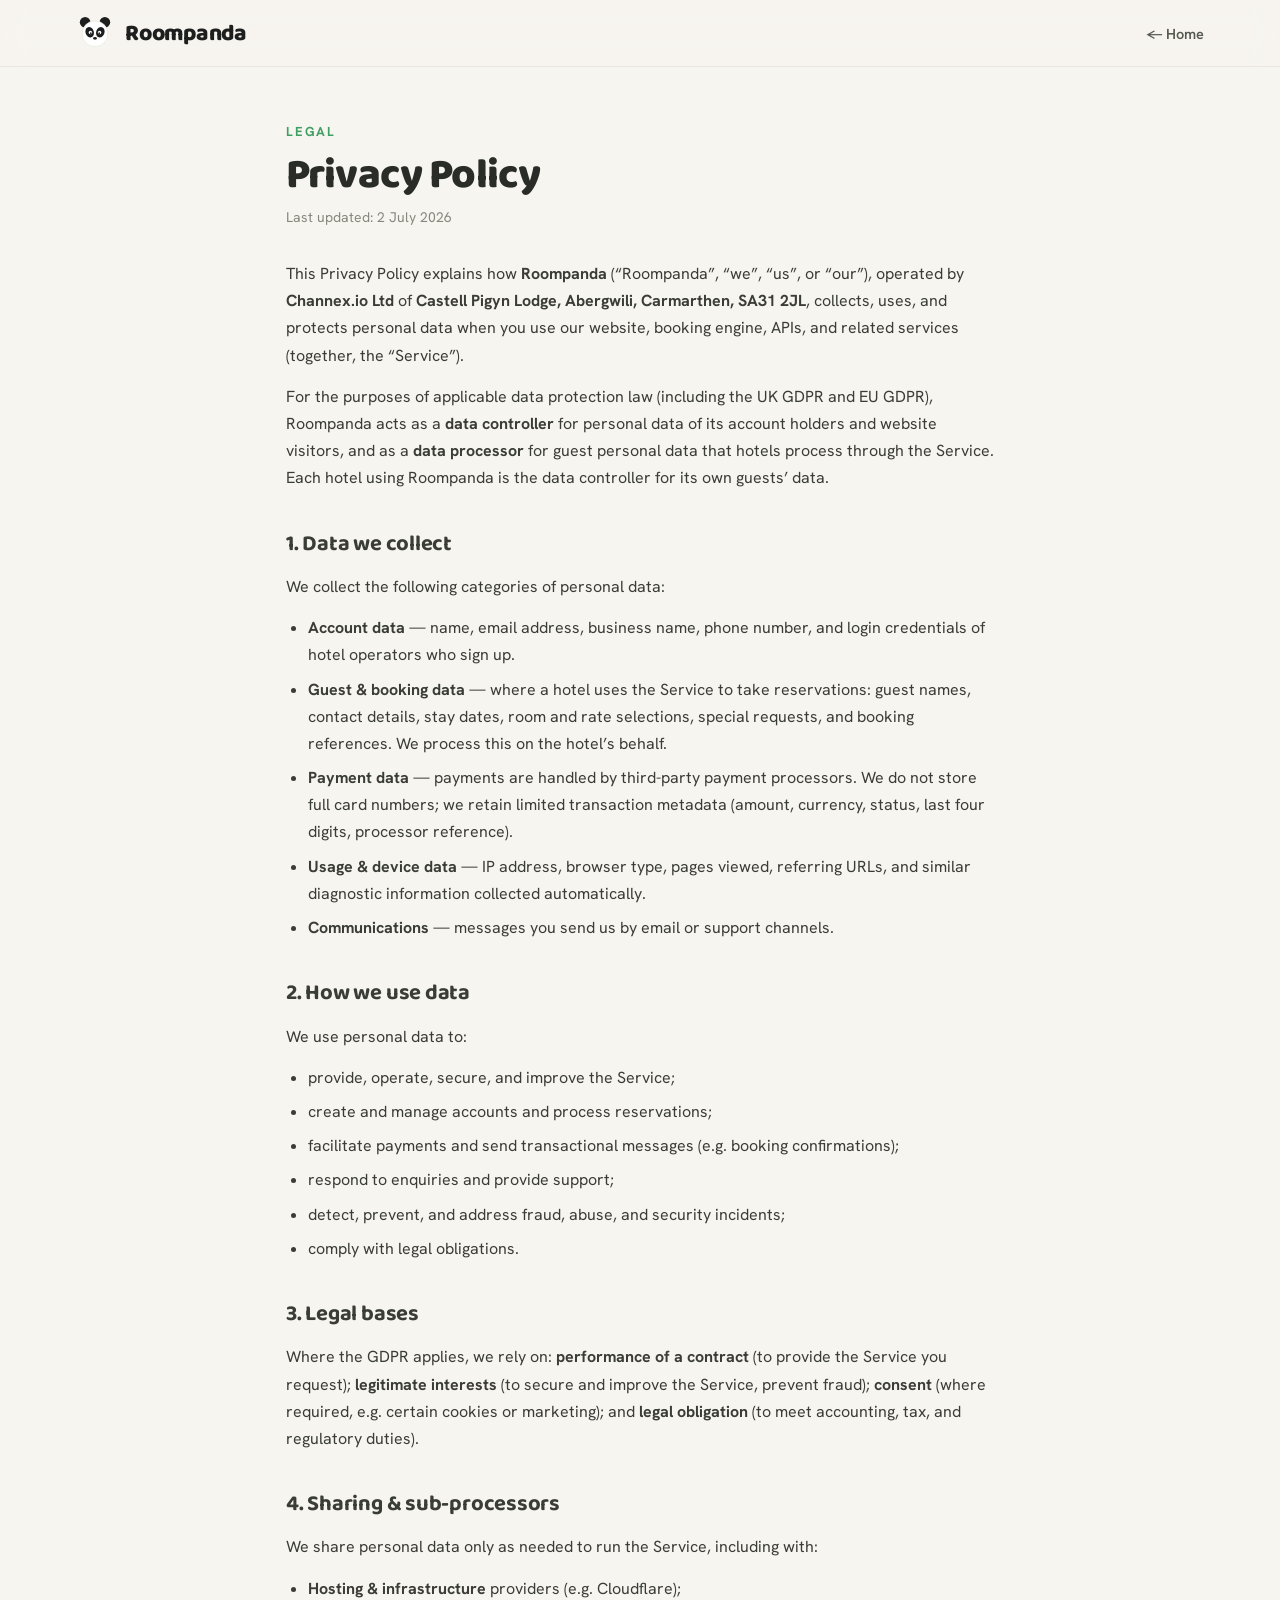
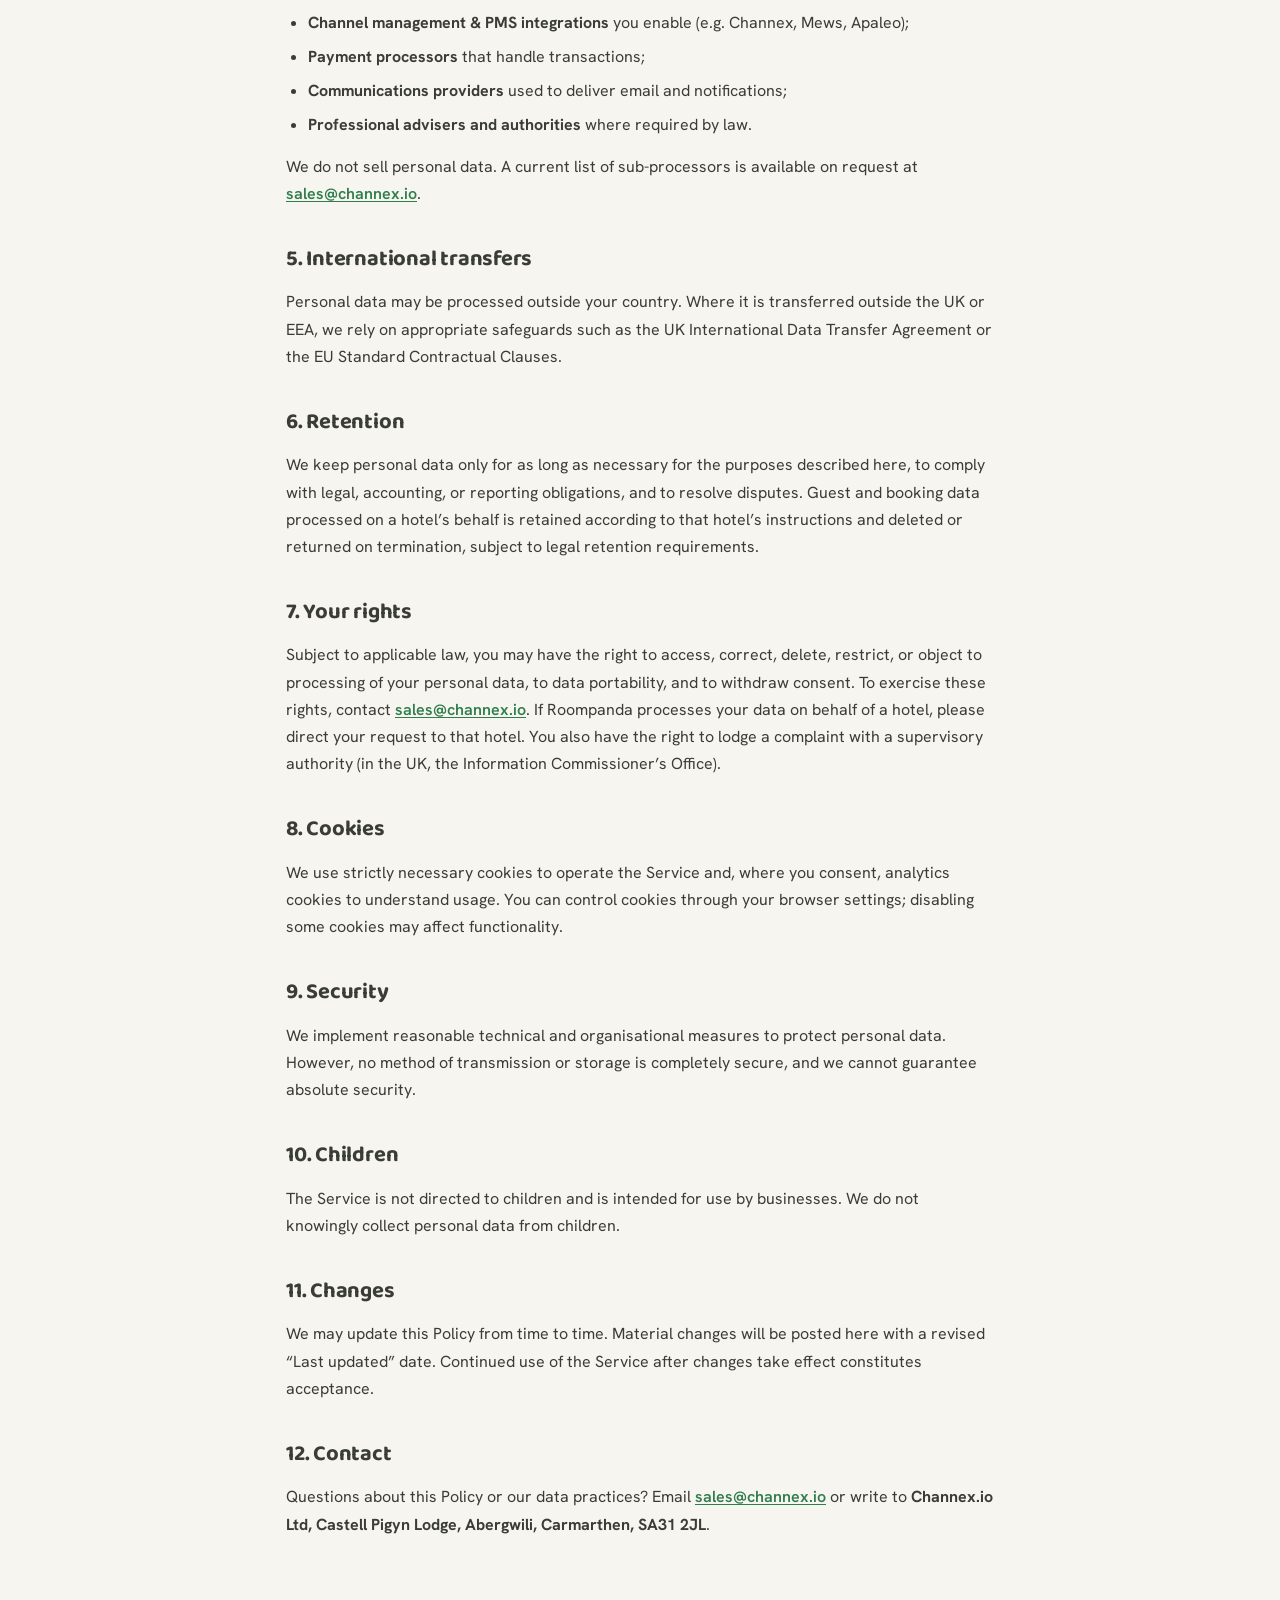
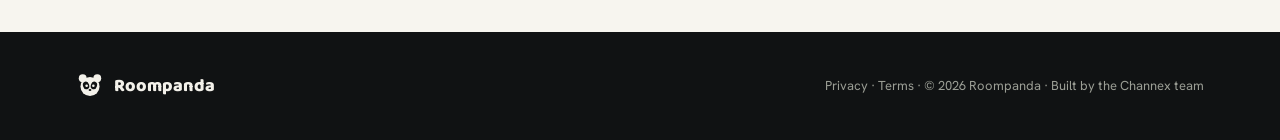
<file: privacy.html>
<!DOCTYPE html>
<html lang="en">
<head>
<meta charset="utf-8">
<meta name="viewport" content="width=device-width, initial-scale=1">
<title>Privacy Policy — Roompanda</title>
<meta name="description" content="How Roompanda collects, uses and protects personal data.">
<meta name="robots" content="index, follow">
<link rel="icon" href="assets/favicon.svg" type="image/svg+xml">
<link rel="preconnect" href="https://fonts.googleapis.com">
<link rel="preconnect" href="https://fonts.gstatic.com" crossorigin>
<link href="https://fonts.googleapis.com/css2?family=Baloo+2:wght@500;600;700;800&family=Hanken+Grotesk:wght@400;500;600;700&family=JetBrains+Mono:wght@400;500;600&display=swap" rel="stylesheet">
<link rel="stylesheet" href="assets/styles.css">
</head>
<body>
<div style="background:#f7f5ef;">

  <!-- NAV -->
  <header style="position:sticky;top:0;z-index:50;background:rgba(247,245,239,0.82);backdrop-filter:blur(12px);-webkit-backdrop-filter:blur(12px);border-bottom:1px solid #ebe6db;">
    <div style="max-width:1180px;margin:0 auto;padding:14px 26px;display:flex;align-items:center;justify-content:space-between;gap:18px;">
      <a href="index.html" style="display:flex;align-items:center;gap:11px;">
        <svg viewBox="0 0 100 100" width="38" height="38" style="display:block;" aria-hidden="true">
          <circle cx="24" cy="22" r="14" fill="#1d1f1e"></circle><circle cx="76" cy="22" r="14" fill="#1d1f1e"></circle>
          <circle cx="50" cy="52" r="34" fill="#ffffff" stroke="#e4dfd2" stroke-width="1.5"></circle>
          <ellipse cx="36" cy="48" rx="11" ry="14" fill="#1d1f1e" transform="rotate(-18 36 48)"></ellipse>
          <ellipse cx="64" cy="48" rx="11" ry="14" fill="#1d1f1e" transform="rotate(18 64 48)"></ellipse>
          <circle cx="38" cy="49" r="4.6" fill="#ffffff"></circle><circle cx="62" cy="49" r="4.6" fill="#ffffff"></circle>
          <circle cx="39" cy="50.5" r="2.2" fill="#1d1f1e"></circle><circle cx="61" cy="50.5" r="2.2" fill="#1d1f1e"></circle>
          <ellipse cx="50" cy="64" rx="5" ry="3.6" fill="#1d1f1e"></ellipse>
        </svg>
        <span style="font-family:'Baloo 2',cursive;font-weight:800;font-size:23px;letter-spacing:-0.01em;line-height:1;">Roompanda</span>
      </a>
      <a class="navlink" href="index.html" style="font-size:14.5px;font-weight:600;color:#55584f;">← Home</a>
    </div>
  </header>

  <!-- CONTENT -->
  <main style="max-width:760px;margin:0 auto;padding:56px 26px 80px;color:#2a2c28;">
    <div style="font-size:13px;letter-spacing:0.14em;text-transform:uppercase;color:#3e9e63;font-weight:700;margin-bottom:14px;">Legal</div>
    <h1 style="font-family:'Baloo 2',cursive;font-weight:800;font-size:42px;line-height:1.05;letter-spacing:-0.02em;margin:0 0 10px;">Privacy Policy</h1>
    <p style="font-size:14px;color:#85887e;margin:0 0 34px;">Last updated: 2 July 2026</p>

    <div class="legal-body">
      <p>This Privacy Policy explains how <strong>Roompanda</strong> (“Roompanda”, “we”, “us”, or “our”), operated by <strong>Channex.io Ltd</strong> of <strong>Castell Pigyn Lodge, Abergwili, Carmarthen, SA31 2JL</strong>, collects, uses, and protects personal data when you use our website, booking engine, APIs, and related services (together, the “Service”).</p>
      <p>For the purposes of applicable data protection law (including the UK GDPR and EU GDPR), Roompanda acts as a <strong>data controller</strong> for personal data of its account holders and website visitors, and as a <strong>data processor</strong> for guest personal data that hotels process through the Service. Each hotel using Roompanda is the data controller for its own guests’ data.</p>

      <h2>1. Data we collect</h2>
      <p>We collect the following categories of personal data:</p>
      <ul>
        <li><strong>Account data</strong> — name, email address, business name, phone number, and login credentials of hotel operators who sign up.</li>
        <li><strong>Guest &amp; booking data</strong> — where a hotel uses the Service to take reservations: guest names, contact details, stay dates, room and rate selections, special requests, and booking references. We process this on the hotel’s behalf.</li>
        <li><strong>Payment data</strong> — payments are handled by third-party payment processors. We do not store full card numbers; we retain limited transaction metadata (amount, currency, status, last four digits, processor reference).</li>
        <li><strong>Usage &amp; device data</strong> — IP address, browser type, pages viewed, referring URLs, and similar diagnostic information collected automatically.</li>
        <li><strong>Communications</strong> — messages you send us by email or support channels.</li>
      </ul>

      <h2>2. How we use data</h2>
      <p>We use personal data to:</p>
      <ul>
        <li>provide, operate, secure, and improve the Service;</li>
        <li>create and manage accounts and process reservations;</li>
        <li>facilitate payments and send transactional messages (e.g. booking confirmations);</li>
        <li>respond to enquiries and provide support;</li>
        <li>detect, prevent, and address fraud, abuse, and security incidents;</li>
        <li>comply with legal obligations.</li>
      </ul>

      <h2>3. Legal bases</h2>
      <p>Where the GDPR applies, we rely on: <strong>performance of a contract</strong> (to provide the Service you request); <strong>legitimate interests</strong> (to secure and improve the Service, prevent fraud); <strong>consent</strong> (where required, e.g. certain cookies or marketing); and <strong>legal obligation</strong> (to meet accounting, tax, and regulatory duties).</p>

      <h2>4. Sharing &amp; sub-processors</h2>
      <p>We share personal data only as needed to run the Service, including with:</p>
      <ul>
        <li><strong>Hosting &amp; infrastructure</strong> providers (e.g. Cloudflare);</li>
        <li><strong>Channel management &amp; PMS integrations</strong> you enable (e.g. Channex, Mews, Apaleo);</li>
        <li><strong>Payment processors</strong> that handle transactions;</li>
        <li><strong>Communications providers</strong> used to deliver email and notifications;</li>
        <li><strong>Professional advisers and authorities</strong> where required by law.</li>
      </ul>
      <p>We do not sell personal data. A current list of sub-processors is available on request at <a href="mailto:sales@channex.io">sales@channex.io</a>.</p>

      <h2>5. International transfers</h2>
      <p>Personal data may be processed outside your country. Where it is transferred outside the UK or EEA, we rely on appropriate safeguards such as the UK International Data Transfer Agreement or the EU Standard Contractual Clauses.</p>

      <h2>6. Retention</h2>
      <p>We keep personal data only for as long as necessary for the purposes described here, to comply with legal, accounting, or reporting obligations, and to resolve disputes. Guest and booking data processed on a hotel’s behalf is retained according to that hotel’s instructions and deleted or returned on termination, subject to legal retention requirements.</p>

      <h2>7. Your rights</h2>
      <p>Subject to applicable law, you may have the right to access, correct, delete, restrict, or object to processing of your personal data, to data portability, and to withdraw consent. To exercise these rights, contact <a href="mailto:sales@channex.io">sales@channex.io</a>. If Roompanda processes your data on behalf of a hotel, please direct your request to that hotel. You also have the right to lodge a complaint with a supervisory authority (in the UK, the Information Commissioner’s Office).</p>

      <h2>8. Cookies</h2>
      <p>We use strictly necessary cookies to operate the Service and, where you consent, analytics cookies to understand usage. You can control cookies through your browser settings; disabling some cookies may affect functionality.</p>

      <h2>9. Security</h2>
      <p>We implement reasonable technical and organisational measures to protect personal data. However, no method of transmission or storage is completely secure, and we cannot guarantee absolute security.</p>

      <h2>10. Children</h2>
      <p>The Service is not directed to children and is intended for use by businesses. We do not knowingly collect personal data from children.</p>

      <h2>11. Changes</h2>
      <p>We may update this Policy from time to time. Material changes will be posted here with a revised “Last updated” date. Continued use of the Service after changes take effect constitutes acceptance.</p>

      <h2>12. Contact</h2>
      <p>Questions about this Policy or our data practices? Email <a href="mailto:sales@channex.io">sales@channex.io</a> or write to <strong>Channex.io Ltd, Castell Pigyn Lodge, Abergwili, Carmarthen, SA31 2JL</strong>.</p>
    </div>
  </main>

  <!-- FOOTER -->
  <footer style="background:#101213;color:#9b9e95;">
    <div style="max-width:1180px;margin:0 auto;padding:40px 26px;display:flex;justify-content:space-between;gap:16px;flex-wrap:wrap;align-items:center;">
      <a href="index.html" style="display:flex;align-items:center;gap:10px;">
        <svg viewBox="0 0 100 100" width="28" height="28" aria-hidden="true"><circle cx="24" cy="22" r="14" fill="#f3f1ea"></circle><circle cx="76" cy="22" r="14" fill="#f3f1ea"></circle><circle cx="50" cy="52" r="34" fill="#f3f1ea"></circle><ellipse cx="36" cy="48" rx="11" ry="14" fill="#101213" transform="rotate(-18 36 48)"></ellipse><ellipse cx="64" cy="48" rx="11" ry="14" fill="#101213" transform="rotate(18 64 48)"></ellipse><circle cx="38" cy="49" r="4.6" fill="#f3f1ea"></circle><circle cx="62" cy="49" r="4.6" fill="#f3f1ea"></circle><ellipse cx="50" cy="64" rx="5" ry="3.6" fill="#101213"></ellipse></svg>
        <span style="font-family:'Baloo 2',cursive;font-weight:800;font-size:18px;color:#f3f1ea;">Roompanda</span>
      </a>
      <span style="font-size:13px;"><a class="footlink" href="privacy.html">Privacy</a> · <a class="footlink" href="terms.html">Terms</a> · © 2026 Roompanda · Built by the Channex team</span>
    </div>
  </footer>

</div>
</body>
</html>
</file>
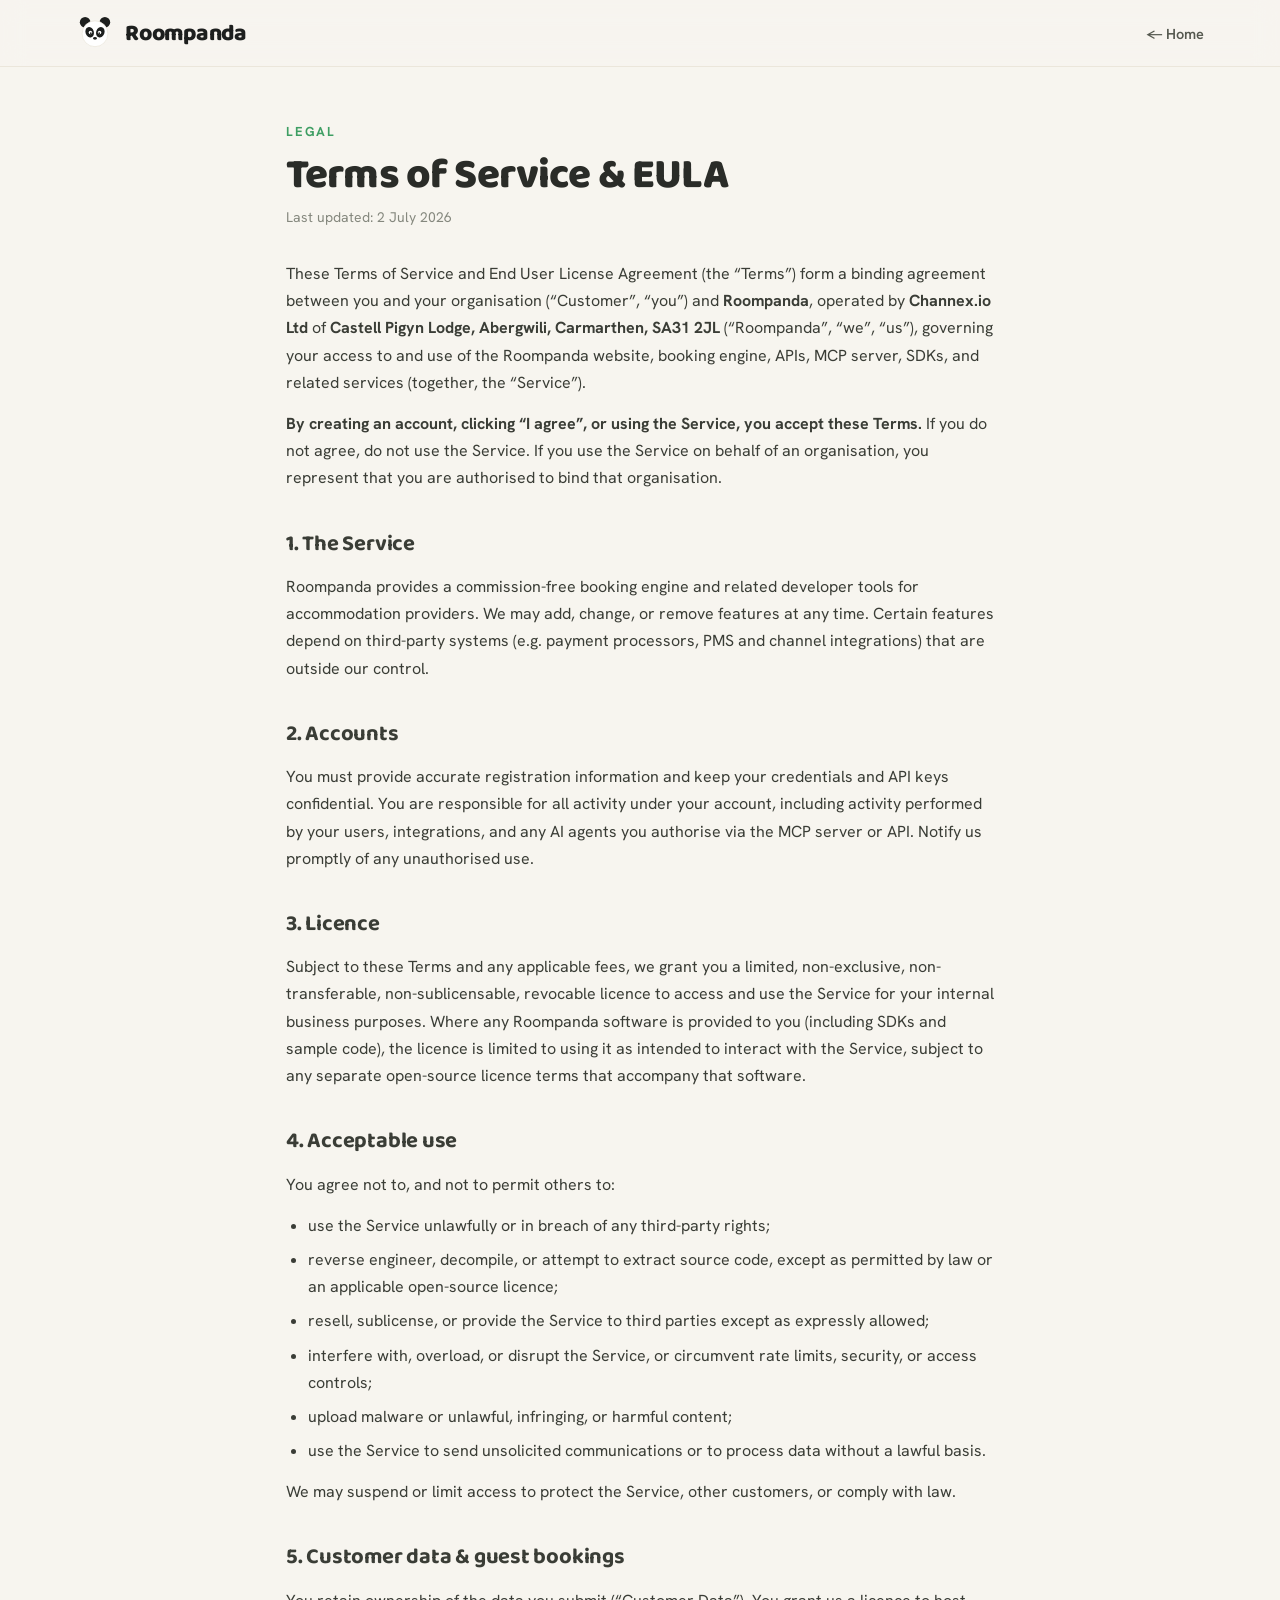
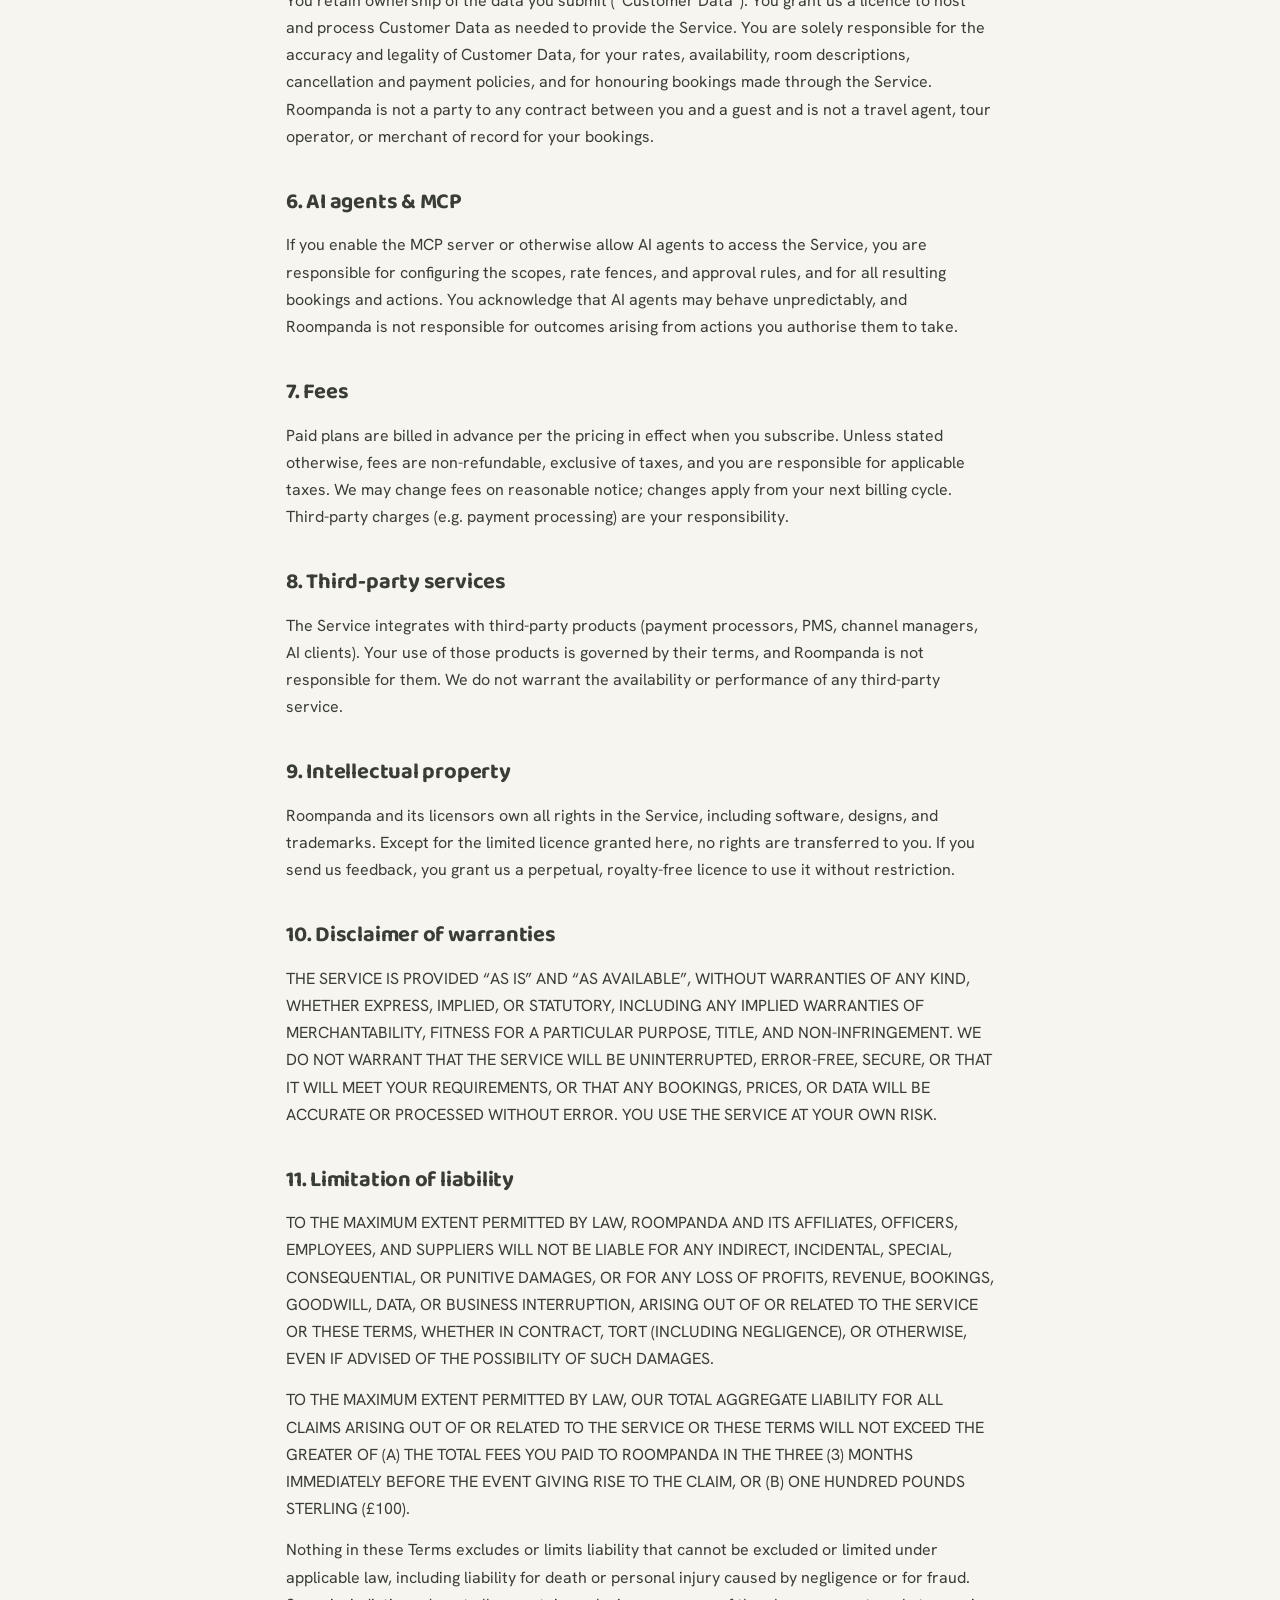
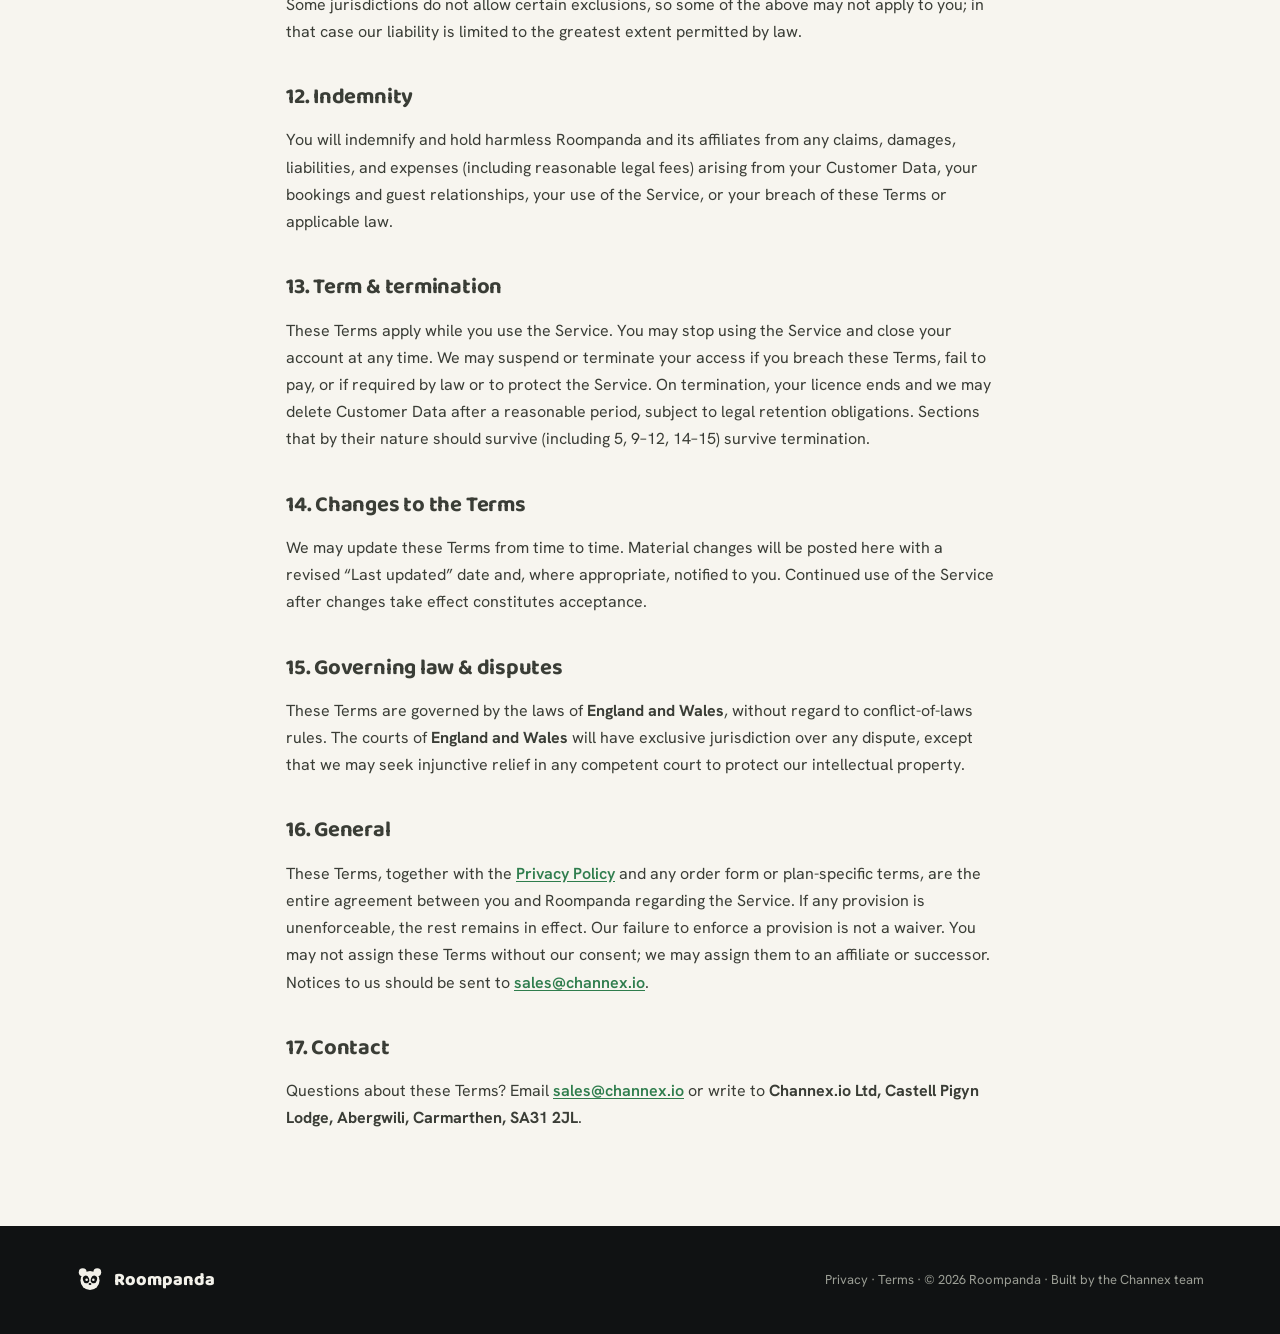
<file: terms.html>
<!DOCTYPE html>
<html lang="en">
<head>
<meta charset="utf-8">
<meta name="viewport" content="width=device-width, initial-scale=1">
<title>Terms of Service &amp; EULA — Roompanda</title>
<meta name="description" content="Roompanda Terms of Service and End User License Agreement.">
<meta name="robots" content="index, follow">
<link rel="icon" href="assets/favicon.svg" type="image/svg+xml">
<link rel="preconnect" href="https://fonts.googleapis.com">
<link rel="preconnect" href="https://fonts.gstatic.com" crossorigin>
<link href="https://fonts.googleapis.com/css2?family=Baloo+2:wght@500;600;700;800&family=Hanken+Grotesk:wght@400;500;600;700&family=JetBrains+Mono:wght@400;500;600&display=swap" rel="stylesheet">
<link rel="stylesheet" href="assets/styles.css">
</head>
<body>
<div style="background:#f7f5ef;">

  <!-- NAV -->
  <header style="position:sticky;top:0;z-index:50;background:rgba(247,245,239,0.82);backdrop-filter:blur(12px);-webkit-backdrop-filter:blur(12px);border-bottom:1px solid #ebe6db;">
    <div style="max-width:1180px;margin:0 auto;padding:14px 26px;display:flex;align-items:center;justify-content:space-between;gap:18px;">
      <a href="index.html" style="display:flex;align-items:center;gap:11px;">
        <svg viewBox="0 0 100 100" width="38" height="38" style="display:block;" aria-hidden="true">
          <circle cx="24" cy="22" r="14" fill="#1d1f1e"></circle><circle cx="76" cy="22" r="14" fill="#1d1f1e"></circle>
          <circle cx="50" cy="52" r="34" fill="#ffffff" stroke="#e4dfd2" stroke-width="1.5"></circle>
          <ellipse cx="36" cy="48" rx="11" ry="14" fill="#1d1f1e" transform="rotate(-18 36 48)"></ellipse>
          <ellipse cx="64" cy="48" rx="11" ry="14" fill="#1d1f1e" transform="rotate(18 64 48)"></ellipse>
          <circle cx="38" cy="49" r="4.6" fill="#ffffff"></circle><circle cx="62" cy="49" r="4.6" fill="#ffffff"></circle>
          <circle cx="39" cy="50.5" r="2.2" fill="#1d1f1e"></circle><circle cx="61" cy="50.5" r="2.2" fill="#1d1f1e"></circle>
          <ellipse cx="50" cy="64" rx="5" ry="3.6" fill="#1d1f1e"></ellipse>
        </svg>
        <span style="font-family:'Baloo 2',cursive;font-weight:800;font-size:23px;letter-spacing:-0.01em;line-height:1;">Roompanda</span>
      </a>
      <a class="navlink" href="index.html" style="font-size:14.5px;font-weight:600;color:#55584f;">← Home</a>
    </div>
  </header>

  <!-- CONTENT -->
  <main style="max-width:760px;margin:0 auto;padding:56px 26px 80px;color:#2a2c28;">
    <div style="font-size:13px;letter-spacing:0.14em;text-transform:uppercase;color:#3e9e63;font-weight:700;margin-bottom:14px;">Legal</div>
    <h1 style="font-family:'Baloo 2',cursive;font-weight:800;font-size:42px;line-height:1.05;letter-spacing:-0.02em;margin:0 0 10px;">Terms of Service &amp; EULA</h1>
    <p style="font-size:14px;color:#85887e;margin:0 0 34px;">Last updated: 2 July 2026</p>

    <div class="legal-body">
      <p>These Terms of Service and End User License Agreement (the “Terms”) form a binding agreement between you and your organisation (“Customer”, “you”) and <strong>Roompanda</strong>, operated by <strong>Channex.io Ltd</strong> of <strong>Castell Pigyn Lodge, Abergwili, Carmarthen, SA31 2JL</strong> (“Roompanda”, “we”, “us”), governing your access to and use of the Roompanda website, booking engine, APIs, MCP server, SDKs, and related services (together, the “Service”).</p>
      <p><strong>By creating an account, clicking “I agree”, or using the Service, you accept these Terms.</strong> If you do not agree, do not use the Service. If you use the Service on behalf of an organisation, you represent that you are authorised to bind that organisation.</p>

      <h2>1. The Service</h2>
      <p>Roompanda provides a commission-free booking engine and related developer tools for accommodation providers. We may add, change, or remove features at any time. Certain features depend on third-party systems (e.g. payment processors, PMS and channel integrations) that are outside our control.</p>

      <h2>2. Accounts</h2>
      <p>You must provide accurate registration information and keep your credentials and API keys confidential. You are responsible for all activity under your account, including activity performed by your users, integrations, and any AI agents you authorise via the MCP server or API. Notify us promptly of any unauthorised use.</p>

      <h2>3. Licence</h2>
      <p>Subject to these Terms and any applicable fees, we grant you a limited, non-exclusive, non-transferable, non-sublicensable, revocable licence to access and use the Service for your internal business purposes. Where any Roompanda software is provided to you (including SDKs and sample code), the licence is limited to using it as intended to interact with the Service, subject to any separate open-source licence terms that accompany that software.</p>

      <h2>4. Acceptable use</h2>
      <p>You agree not to, and not to permit others to:</p>
      <ul>
        <li>use the Service unlawfully or in breach of any third-party rights;</li>
        <li>reverse engineer, decompile, or attempt to extract source code, except as permitted by law or an applicable open-source licence;</li>
        <li>resell, sublicense, or provide the Service to third parties except as expressly allowed;</li>
        <li>interfere with, overload, or disrupt the Service, or circumvent rate limits, security, or access controls;</li>
        <li>upload malware or unlawful, infringing, or harmful content;</li>
        <li>use the Service to send unsolicited communications or to process data without a lawful basis.</li>
      </ul>
      <p>We may suspend or limit access to protect the Service, other customers, or comply with law.</p>

      <h2>5. Customer data &amp; guest bookings</h2>
      <p>You retain ownership of the data you submit (“Customer Data”). You grant us a licence to host and process Customer Data as needed to provide the Service. You are solely responsible for the accuracy and legality of Customer Data, for your rates, availability, room descriptions, cancellation and payment policies, and for honouring bookings made through the Service. Roompanda is not a party to any contract between you and a guest and is not a travel agent, tour operator, or merchant of record for your bookings.</p>

      <h2>6. AI agents &amp; MCP</h2>
      <p>If you enable the MCP server or otherwise allow AI agents to access the Service, you are responsible for configuring the scopes, rate fences, and approval rules, and for all resulting bookings and actions. You acknowledge that AI agents may behave unpredictably, and Roompanda is not responsible for outcomes arising from actions you authorise them to take.</p>

      <h2>7. Fees</h2>
      <p>Paid plans are billed in advance per the pricing in effect when you subscribe. Unless stated otherwise, fees are non-refundable, exclusive of taxes, and you are responsible for applicable taxes. We may change fees on reasonable notice; changes apply from your next billing cycle. Third-party charges (e.g. payment processing) are your responsibility.</p>

      <h2>8. Third-party services</h2>
      <p>The Service integrates with third-party products (payment processors, PMS, channel managers, AI clients). Your use of those products is governed by their terms, and Roompanda is not responsible for them. We do not warrant the availability or performance of any third-party service.</p>

      <h2>9. Intellectual property</h2>
      <p>Roompanda and its licensors own all rights in the Service, including software, designs, and trademarks. Except for the limited licence granted here, no rights are transferred to you. If you send us feedback, you grant us a perpetual, royalty-free licence to use it without restriction.</p>

      <h2>10. Disclaimer of warranties</h2>
      <p>THE SERVICE IS PROVIDED “AS IS” AND “AS AVAILABLE”, WITHOUT WARRANTIES OF ANY KIND, WHETHER EXPRESS, IMPLIED, OR STATUTORY, INCLUDING ANY IMPLIED WARRANTIES OF MERCHANTABILITY, FITNESS FOR A PARTICULAR PURPOSE, TITLE, AND NON-INFRINGEMENT. WE DO NOT WARRANT THAT THE SERVICE WILL BE UNINTERRUPTED, ERROR-FREE, SECURE, OR THAT IT WILL MEET YOUR REQUIREMENTS, OR THAT ANY BOOKINGS, PRICES, OR DATA WILL BE ACCURATE OR PROCESSED WITHOUT ERROR. YOU USE THE SERVICE AT YOUR OWN RISK.</p>

      <h2>11. Limitation of liability</h2>
      <p>TO THE MAXIMUM EXTENT PERMITTED BY LAW, ROOMPANDA AND ITS AFFILIATES, OFFICERS, EMPLOYEES, AND SUPPLIERS WILL NOT BE LIABLE FOR ANY INDIRECT, INCIDENTAL, SPECIAL, CONSEQUENTIAL, OR PUNITIVE DAMAGES, OR FOR ANY LOSS OF PROFITS, REVENUE, BOOKINGS, GOODWILL, DATA, OR BUSINESS INTERRUPTION, ARISING OUT OF OR RELATED TO THE SERVICE OR THESE TERMS, WHETHER IN CONTRACT, TORT (INCLUDING NEGLIGENCE), OR OTHERWISE, EVEN IF ADVISED OF THE POSSIBILITY OF SUCH DAMAGES.</p>
      <p>TO THE MAXIMUM EXTENT PERMITTED BY LAW, OUR TOTAL AGGREGATE LIABILITY FOR ALL CLAIMS ARISING OUT OF OR RELATED TO THE SERVICE OR THESE TERMS WILL NOT EXCEED THE GREATER OF (A) THE TOTAL FEES YOU PAID TO ROOMPANDA IN THE THREE (3) MONTHS IMMEDIATELY BEFORE THE EVENT GIVING RISE TO THE CLAIM, OR (B) ONE HUNDRED POUNDS STERLING (£100).</p>
      <p>Nothing in these Terms excludes or limits liability that cannot be excluded or limited under applicable law, including liability for death or personal injury caused by negligence or for fraud. Some jurisdictions do not allow certain exclusions, so some of the above may not apply to you; in that case our liability is limited to the greatest extent permitted by law.</p>

      <h2>12. Indemnity</h2>
      <p>You will indemnify and hold harmless Roompanda and its affiliates from any claims, damages, liabilities, and expenses (including reasonable legal fees) arising from your Customer Data, your bookings and guest relationships, your use of the Service, or your breach of these Terms or applicable law.</p>

      <h2>13. Term &amp; termination</h2>
      <p>These Terms apply while you use the Service. You may stop using the Service and close your account at any time. We may suspend or terminate your access if you breach these Terms, fail to pay, or if required by law or to protect the Service. On termination, your licence ends and we may delete Customer Data after a reasonable period, subject to legal retention obligations. Sections that by their nature should survive (including 5, 9–12, 14–15) survive termination.</p>

      <h2>14. Changes to the Terms</h2>
      <p>We may update these Terms from time to time. Material changes will be posted here with a revised “Last updated” date and, where appropriate, notified to you. Continued use of the Service after changes take effect constitutes acceptance.</p>

      <h2>15. Governing law &amp; disputes</h2>
      <p>These Terms are governed by the laws of <strong>England and Wales</strong>, without regard to conflict-of-laws rules. The courts of <strong>England and Wales</strong> will have exclusive jurisdiction over any dispute, except that we may seek injunctive relief in any competent court to protect our intellectual property.</p>

      <h2>16. General</h2>
      <p>These Terms, together with the <a href="privacy.html">Privacy Policy</a> and any order form or plan-specific terms, are the entire agreement between you and Roompanda regarding the Service. If any provision is unenforceable, the rest remains in effect. Our failure to enforce a provision is not a waiver. You may not assign these Terms without our consent; we may assign them to an affiliate or successor. Notices to us should be sent to <a href="mailto:sales@channex.io">sales@channex.io</a>.</p>

      <h2>17. Contact</h2>
      <p>Questions about these Terms? Email <a href="mailto:sales@channex.io">sales@channex.io</a> or write to <strong>Channex.io Ltd, Castell Pigyn Lodge, Abergwili, Carmarthen, SA31 2JL</strong>.</p>
    </div>
  </main>

  <!-- FOOTER -->
  <footer style="background:#101213;color:#9b9e95;">
    <div style="max-width:1180px;margin:0 auto;padding:40px 26px;display:flex;justify-content:space-between;gap:16px;flex-wrap:wrap;align-items:center;">
      <a href="index.html" style="display:flex;align-items:center;gap:10px;">
        <svg viewBox="0 0 100 100" width="28" height="28" aria-hidden="true"><circle cx="24" cy="22" r="14" fill="#f3f1ea"></circle><circle cx="76" cy="22" r="14" fill="#f3f1ea"></circle><circle cx="50" cy="52" r="34" fill="#f3f1ea"></circle><ellipse cx="36" cy="48" rx="11" ry="14" fill="#101213" transform="rotate(-18 36 48)"></ellipse><ellipse cx="64" cy="48" rx="11" ry="14" fill="#101213" transform="rotate(18 64 48)"></ellipse><circle cx="38" cy="49" r="4.6" fill="#f3f1ea"></circle><circle cx="62" cy="49" r="4.6" fill="#f3f1ea"></circle><ellipse cx="50" cy="64" rx="5" ry="3.6" fill="#101213"></ellipse></svg>
        <span style="font-family:'Baloo 2',cursive;font-weight:800;font-size:18px;color:#f3f1ea;">Roompanda</span>
      </a>
      <span style="font-size:13px;"><a class="footlink" href="privacy.html">Privacy</a> · <a class="footlink" href="terms.html">Terms</a> · © 2026 Roompanda · Built by the Channex team</span>
    </div>
  </footer>

</div>
</body>
</html>
</file>
<file: assets/styles.css>
/* Roompanda marketing site — global styles
   Layout/spacing/colours live inline on elements (final design values).
   This file holds the bits inline styles can't do: resets, fonts,
   pseudo-elements, keyframes, hover/focus states and responsive rules. */

* { box-sizing: border-box; }
html, body { margin: 0; padding: 0; }
body {
  background: #f7f5ef;
  font-family: 'Hanken Grotesk', system-ui, sans-serif;
  color: #1d1f1e;
  -webkit-font-smoothing: antialiased;
  overflow-x: hidden;
}
::selection { background: #cfe6d8; }
a { color: inherit; text-decoration: none; }
pre { margin: 0; }
input::placeholder { color: #a9aaa3; }

/* Animations */
@keyframes floaty { 0%, 100% { transform: translateY(0); } 50% { transform: translateY(-10px); } }
@keyframes sway   { 0%, 100% { transform: rotate(-3deg); }  50% { transform: rotate(3deg); } }

/* Hover / focus polish (inline styles set the base; these layer on top).
   !important is needed because inline styles outrank class selectors. */
.btn-green, .btn-dark, .btn-outline, .btn-mint, .btn-light {
  transition: transform .15s ease, box-shadow .15s ease, background-color .15s ease, border-color .15s ease;
}
.btn-green:hover  { background: #358a56 !important; transform: translateY(-1px); }
.btn-mint:hover   { background: #6fc991 !important; transform: translateY(-1px); }
.btn-dark:hover   { background: #2a2c2e !important; transform: translateY(-1px); }
.btn-outline:hover{ border-color: #cdc6b5 !important; background: #fbfaf6 !important; }
.btn-light:hover  { background: #e9e5db !important; }

.card { transition: transform .18s ease, box-shadow .18s ease; }
.card:hover { transform: translateY(-3px); box-shadow: 0 22px 40px -28px rgba(30,40,30,.4); }

nav a.navlink { transition: color .15s ease; }
nav a.navlink:hover { color: #1d1f1e; }

a.footlink { transition: color .15s ease; }
a.footlink:hover { color: #f3f1ea; }

.toc-link { transition: color .15s ease, border-color .15s ease, background-color .15s ease; }
.toc-link:hover { color: #1d1f1e !important; border-left-color: #3e9e63 !important; background: #f1ede3; }

.email-input:focus { border-color: #7fd6a0 !important; }

/* Interactive tabs */
.codetab { cursor: pointer; border: none; }
.code-sample { display: none; }
.code-sample.active { display: block; }

.sdktab { cursor: pointer; }

/* Mobile menu */
.menu-btn { display: none; }
.mobile-menu { display: none; }

@media (max-width: 880px) {
  [data-wide] { display: none !important; }
  .menu-btn { display: inline-flex !important; }
  .mobile-menu.open { display: flex !important; }
}

/* Phone header. Even with the wide links hidden, the row is wordmark + "Start
   free" + the menu button, which at 390px came to 392px inside a 338px box: the
   CTA wrapped onto two lines inside its own pill and the menu button was pushed
   flush against the screen edge. Everything here just buys back the ~55px the
   row needs. !important because the base values are inline styles. */
@media (max-width: 480px) {
  .nav-inner { padding-left: 16px !important; padding-right: 16px !important; gap: 10px !important; }
  .nav-cta { padding: 9px 13px !important; font-size: 13.5px !important; }
  .brand-name { font-size: 19px !important; }
  .brand-mark { width: 32px !important; height: 32px !important; }
}

/* Dev-docs responsive rules */
@media (max-width: 920px) {
  [data-toc] { display: none !important; }
  [data-docmain] { padding-left: 26px !important; }
}

/* Legal pages (privacy / terms) */
.legal-body { font-size: 16px; line-height: 1.7; color: #3a3d36; }
.legal-body h2 {
  font-family: 'Baloo 2', cursive; font-weight: 700; font-size: 22px;
  letter-spacing: -0.01em; margin: 34px 0 10px;
}
.legal-body p { margin: 0 0 14px; }
.legal-body ul { margin: 0 0 14px; padding-left: 22px; }
.legal-body li { margin: 0 0 7px; }
.legal-body a { color: #2f7d4d; font-weight: 600; text-decoration: underline; text-underline-offset: 2px; }
.legal-body a:hover { color: #3e9e63; }

/* Slightly tame the giant hero type on small screens */
@media (max-width: 560px) {
  .hero-h1 { font-size: 44px !important; }
  .section-h2 { font-size: 32px !important; }
}
</file>
